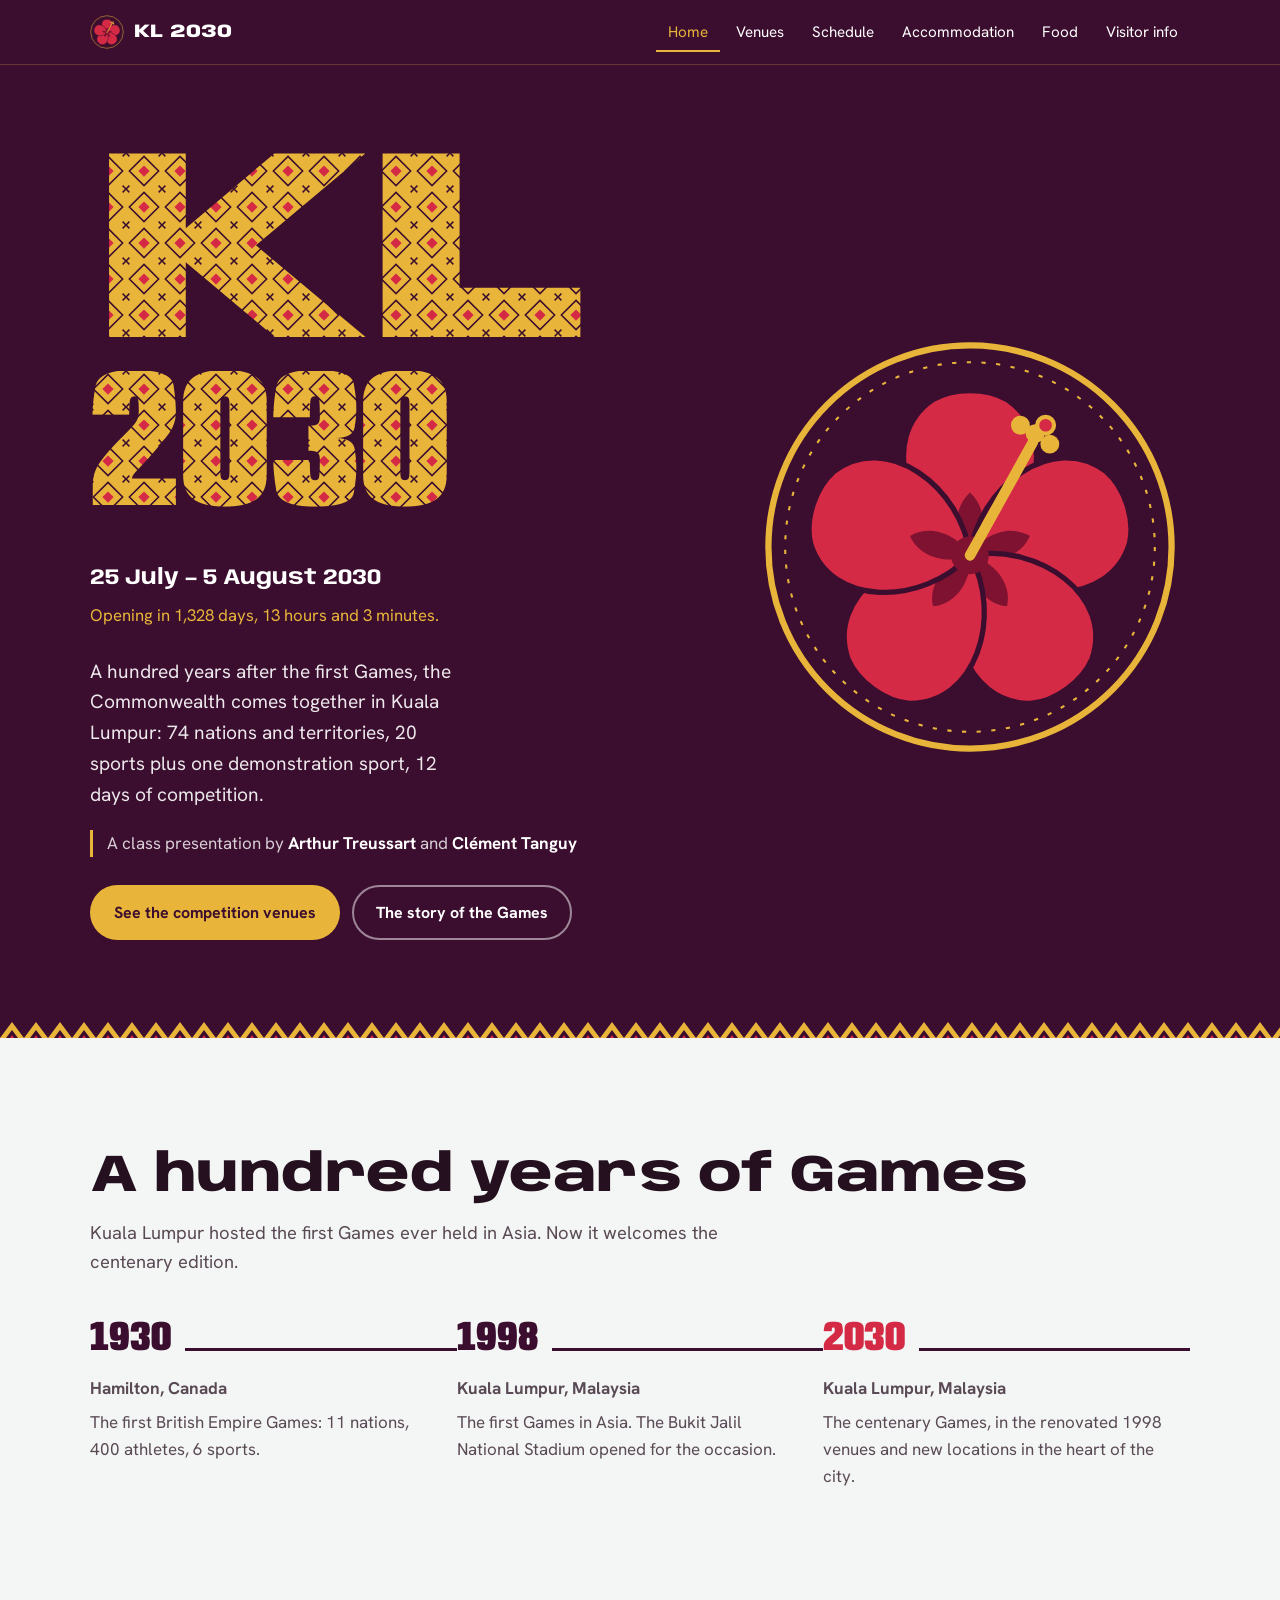
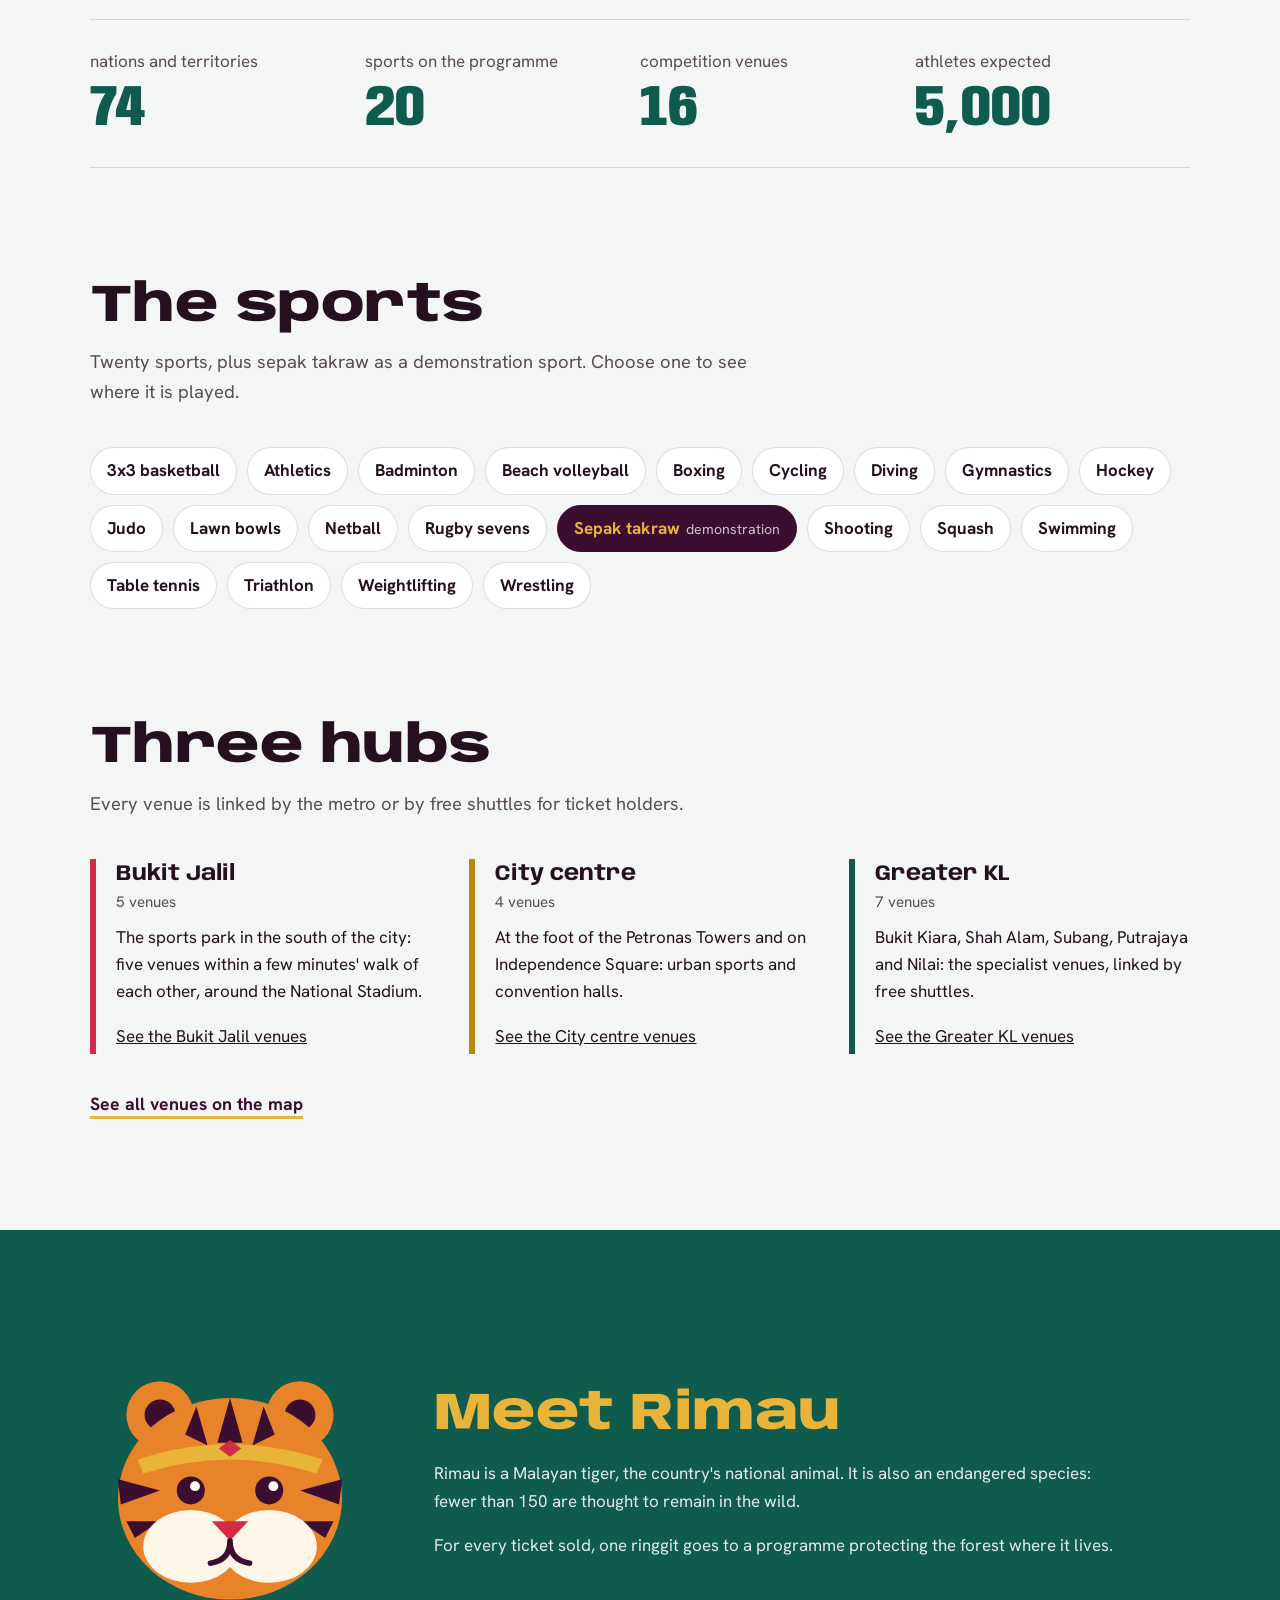
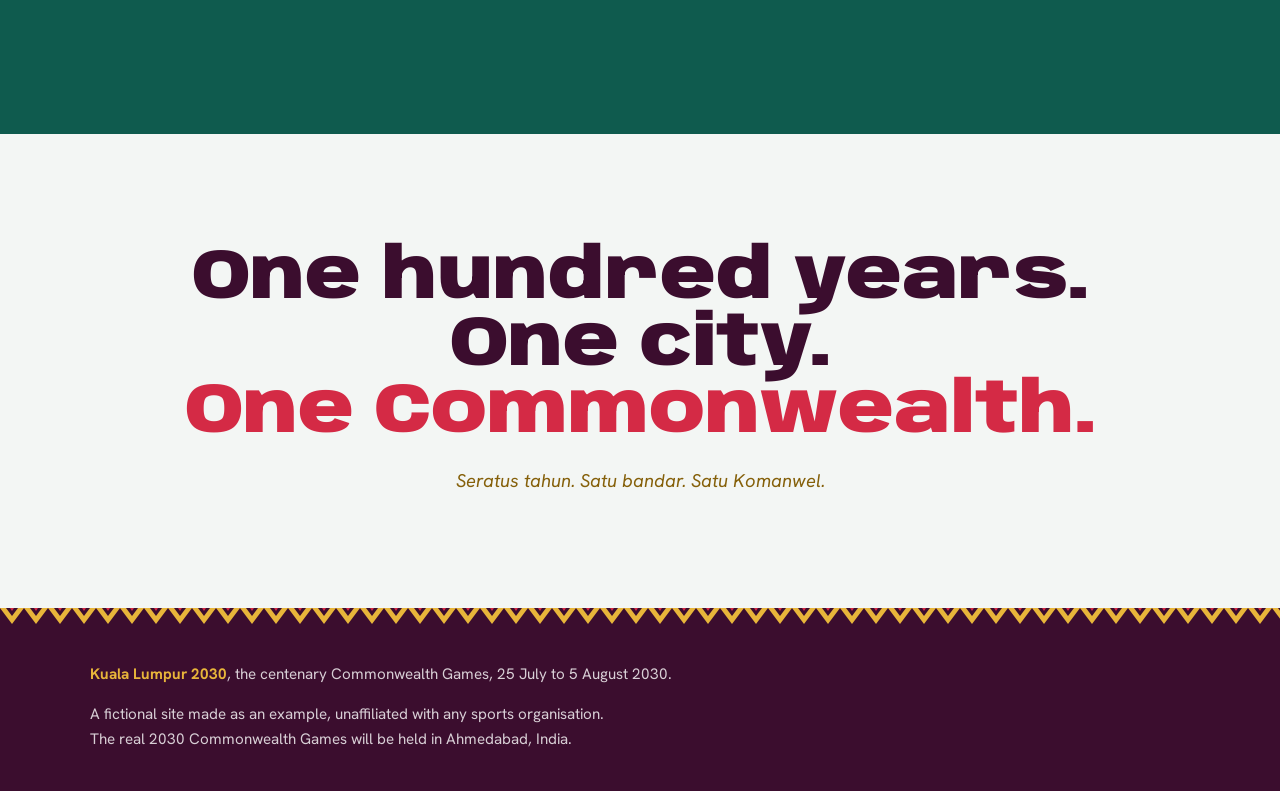
<file: index.html>
<!doctype html>
<html lang="en">
<head>
  <meta charset="utf-8">
  <meta name="viewport" content="width=device-width, initial-scale=1">
  <title>Kuala Lumpur 2030 — Commonwealth Games (fictional site)</title>
  <meta name="description" content="Fictional website for the centenary Commonwealth Games in Kuala Lumpur, 25 July to 5 August 2030.">
  <link rel="icon" href="assets/embleme.svg" type="image/svg+xml">
  <link rel="preconnect" href="https://fonts.googleapis.com">
  <link rel="preconnect" href="https://fonts.gstatic.com" crossorigin>
  <link href="https://fonts.googleapis.com/css2?family=Anybody:wdth,wght@50..150,400..900&family=Hanken+Grotesk:ital,wght@0,400;0,700;1,400&display=swap" rel="stylesheet">
  <link rel="stylesheet" href="assets/style.css">
</head>
<body data-page="accueil">
  <header class="entete" id="entete"></header>

  <main>
    <section class="heros">
      <div class="conteneur">
        <div>
          <h1 aria-label="Kuala Lumpur 2030">
            <span class="h1-kl" aria-hidden="true">KL</span>
            <span class="h1-an" aria-hidden="true">2030</span>
          </h1>
          <p class="heros-dates">25 July – 5 August 2030</p>
          <p class="compte" id="compte" aria-live="off">Opening ceremony on 25 July 2030 at 8 pm.</p>
          <p class="heros-texte">A hundred years after the first Games, the Commonwealth comes together in Kuala Lumpur: 74 nations and territories, 20 sports plus one demonstration sport, 12 days of competition.</p>
          <p class="heros-auteurs">A class presentation by <strong>Arthur Treussart</strong> and <strong>Clément Tanguy</strong></p>
          <div class="actions">
            <a class="bouton bouton-or" href="sites.html">See the competition venues</a>
            <a class="bouton bouton-contour" href="#centenaire">The story of the Games</a>
          </div>
        </div>
        <img class="embleme-grand" src="assets/embleme.svg" alt="KL 2030 emblem: a hibiscus, the national flower of Malaysia">
      </div>
    </section>
    <div class="bande-rebung" aria-hidden="true"></div>

    <section class="section" id="centenaire">
      <div class="conteneur">
        <div class="section-tete">
          <h2>A hundred years of Games</h2>
          <p>Kuala Lumpur hosted the first Games ever held in Asia. Now it welcomes the centenary edition.</p>
        </div>
        <ol class="frise">
          <li>
            <span class="frise-annee">1930</span>
            <p class="frise-lieu">Hamilton, Canada</p>
            <p>The first British Empire Games: 11 nations, 400 athletes, 6 sports.</p>
          </li>
          <li>
            <span class="frise-annee">1998</span>
            <p class="frise-lieu">Kuala Lumpur, Malaysia</p>
            <p>The first Games in Asia. The Bukit Jalil National Stadium opened for the occasion.</p>
          </li>
          <li>
            <span class="frise-annee">2030</span>
            <p class="frise-lieu">Kuala Lumpur, Malaysia</p>
            <p>The centenary Games, in the renovated 1998 venues and new locations in the heart of the city.</p>
          </li>
        </ol>
      </div>
    </section>

    <section class="section" style="padding-top:0">
      <div class="conteneur">
        <dl class="chiffres">
          <div><dt>nations and territories</dt><dd>74</dd></div>
          <div><dt>sports on the programme</dt><dd>20</dd></div>
          <div><dt>competition venues</dt><dd id="nb-sites">16</dd></div>
          <div><dt>athletes expected</dt><dd>5,000</dd></div>
        </dl>
      </div>
    </section>

    <section class="section" style="padding-top:0">
      <div class="conteneur">
        <div class="section-tete">
          <h2>The sports</h2>
          <p>Twenty sports, plus sepak takraw as a demonstration sport. Choose one to see where it is played.</p>
        </div>
        <ul class="sports" id="sports"></ul>
      </div>
    </section>

    <section class="section" style="padding-top:0">
      <div class="conteneur">
        <div class="section-tete">
          <h2>Three hubs</h2>
          <p>Every venue is linked by the metro or by free shuttles for ticket holders.</p>
        </div>
        <div class="poles" id="poles"></div>
        <a class="lien-fort" href="sites.html">See all venues on the map</a>
      </div>
    </section>

    <section class="section mascotte">
      <div class="conteneur">
        <img src="assets/rimau.svg" alt="Rimau, a stylised tiger wearing a golden headband" width="280" height="280">
        <div>
          <h2>Meet Rimau</h2>
          <p>Rimau is a Malayan tiger, the country's national animal. It is also an endangered species: fewer than 150 are thought to remain in the wild.</p>
          <p>For every ticket sold, one ringgit goes to a programme protecting the forest where it lives.</p>
        </div>
      </div>
    </section>

    <section class="section slogan">
      <div class="conteneur">
        <p class="slogan-texte">One hundred years.<br>One city.<br><span>One Commonwealth.</span></p>
        <p class="slogan-local" lang="ms">Seratus tahun. Satu bandar. Satu Komanwel.</p>
      </div>
    </section>
  </main>

  <footer class="pied" id="pied"></footer>

  <script src="assets/sites-data.js"></script>
  <script src="assets/commun.js"></script>
  <script src="assets/accueil.js"></script>
</body>
</html>
</file>
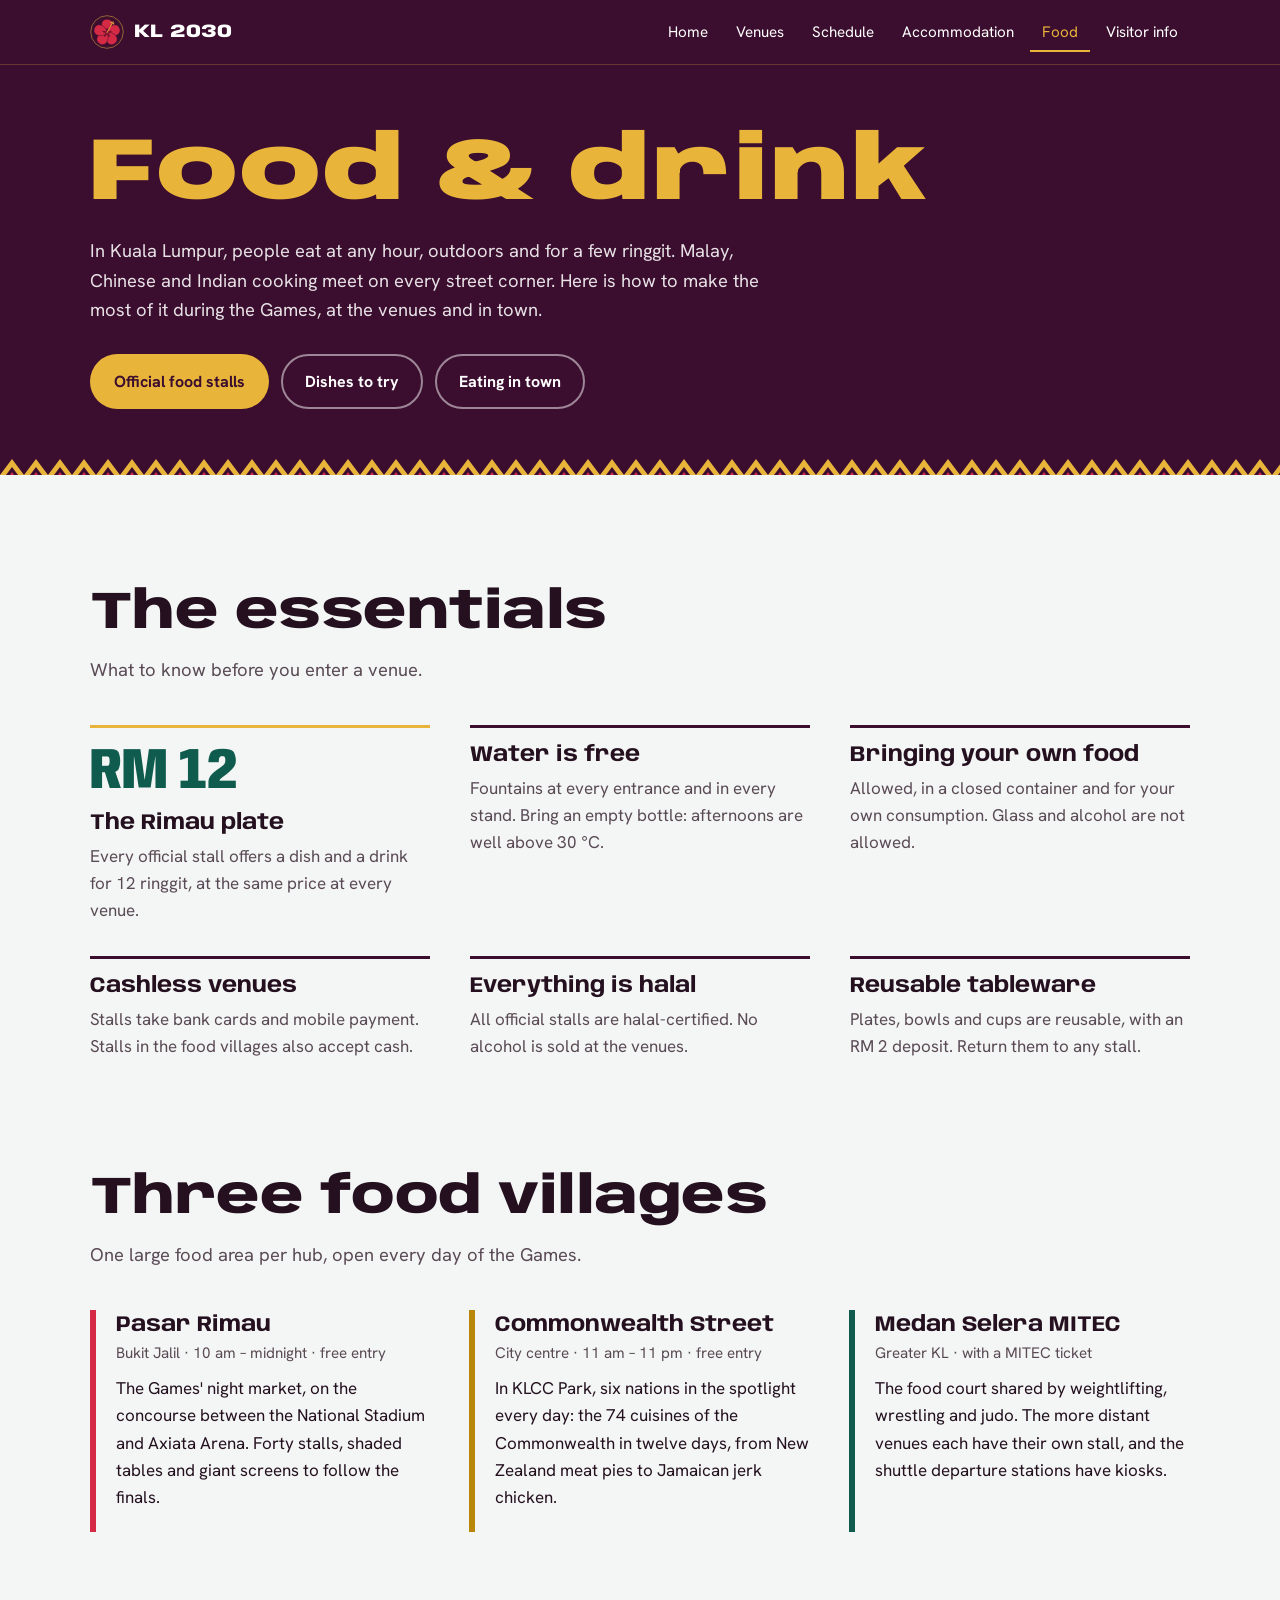
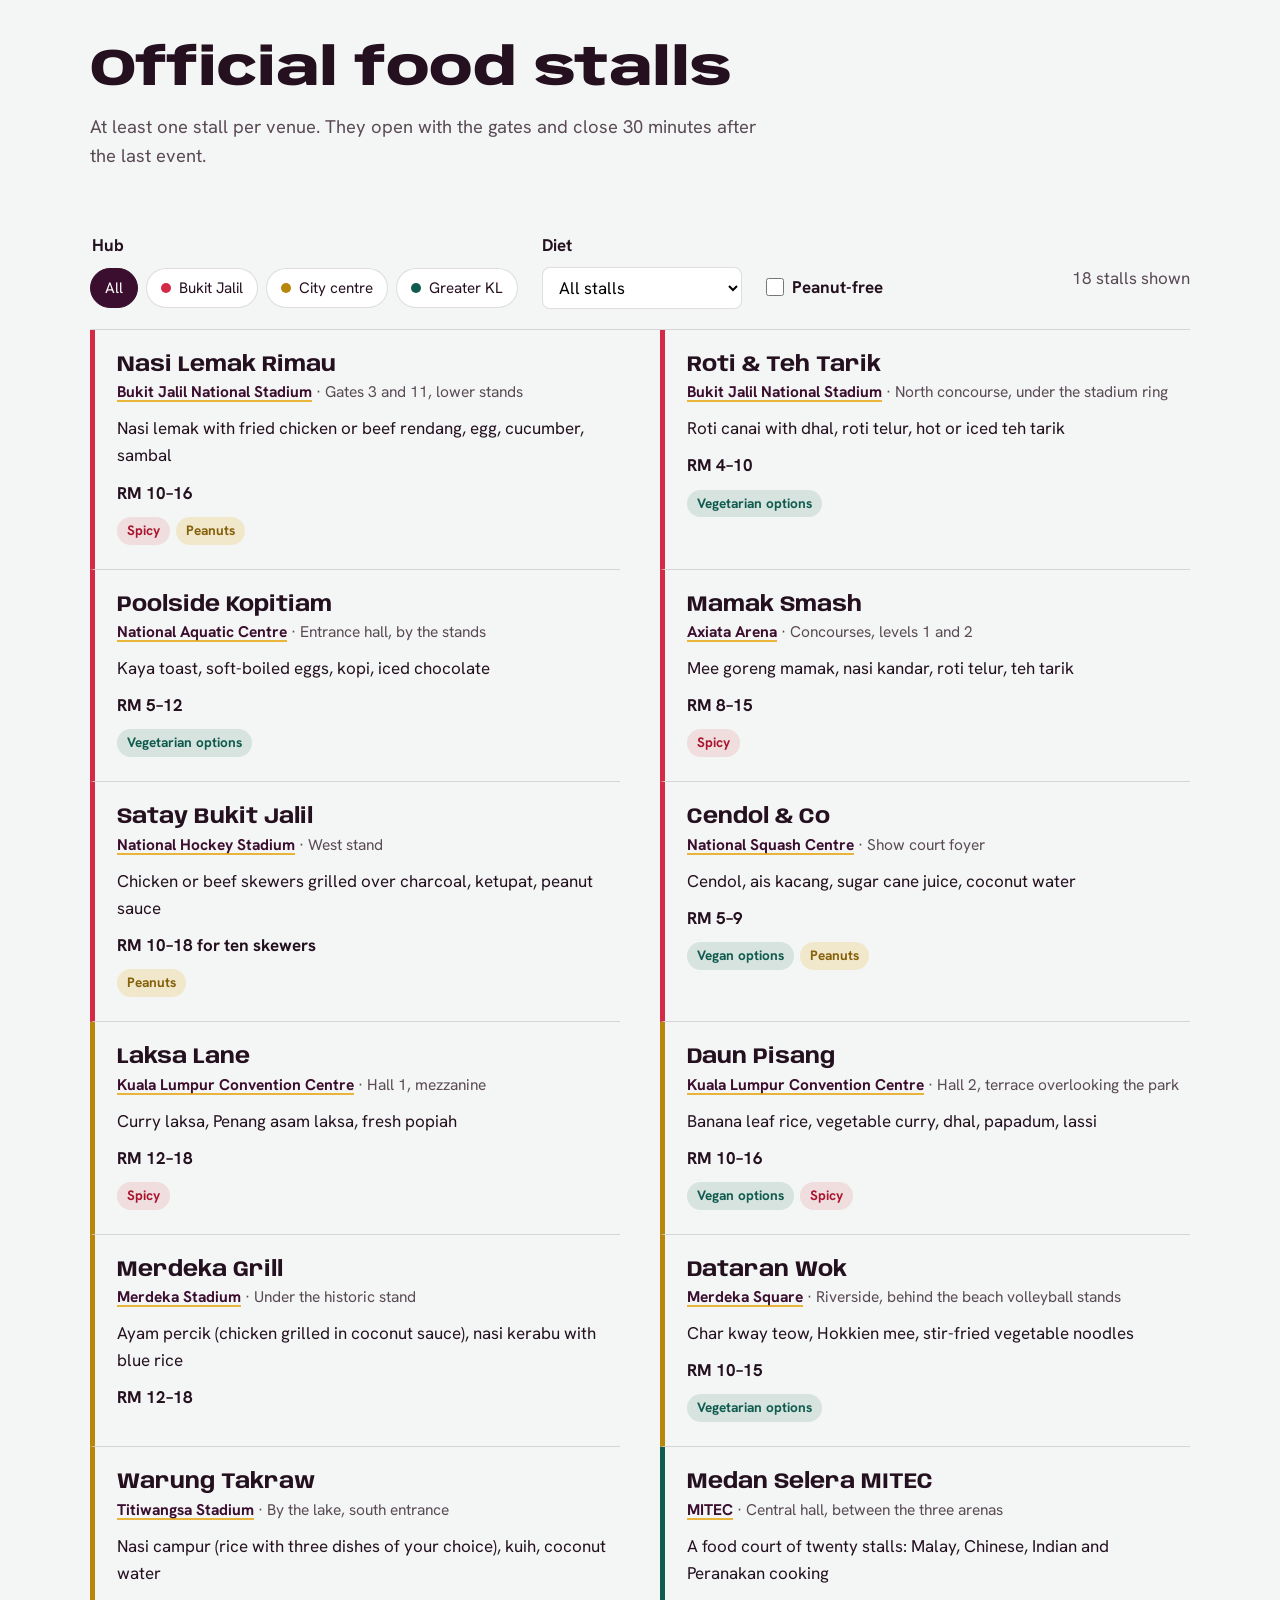
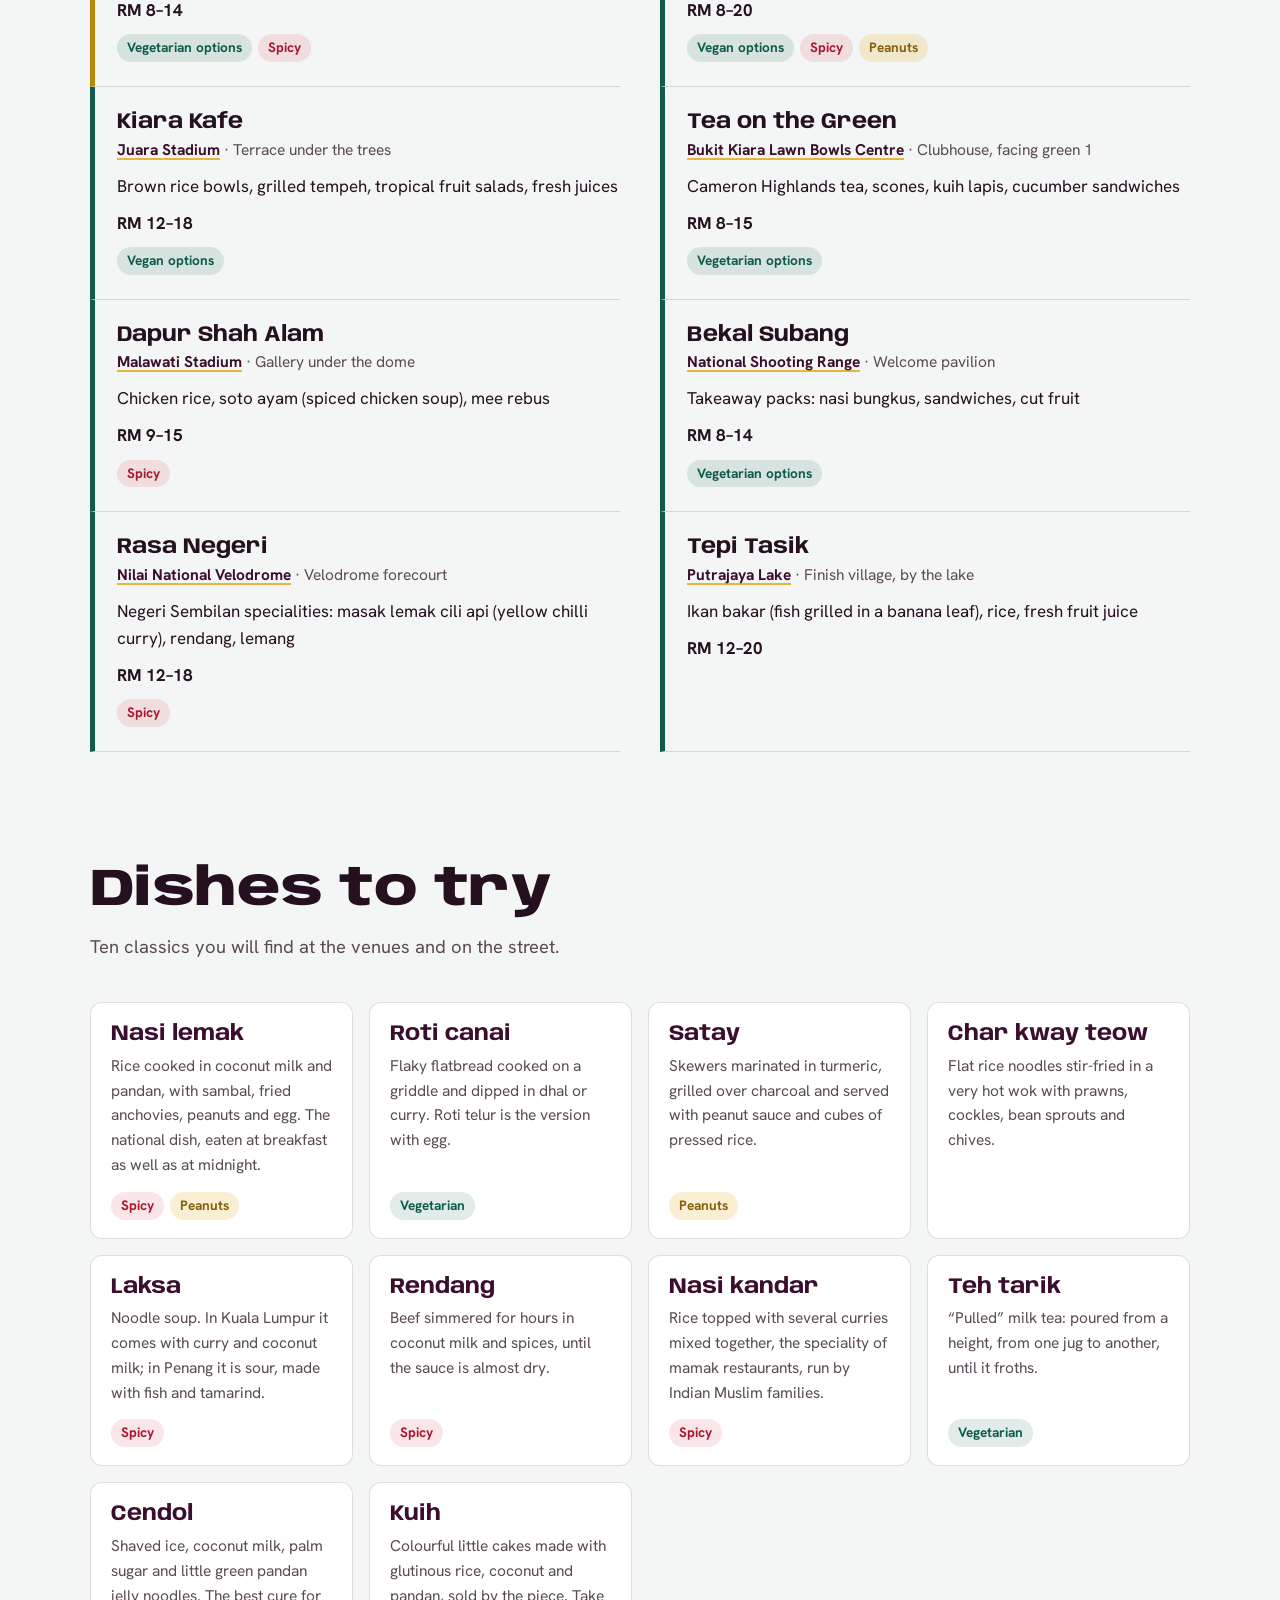
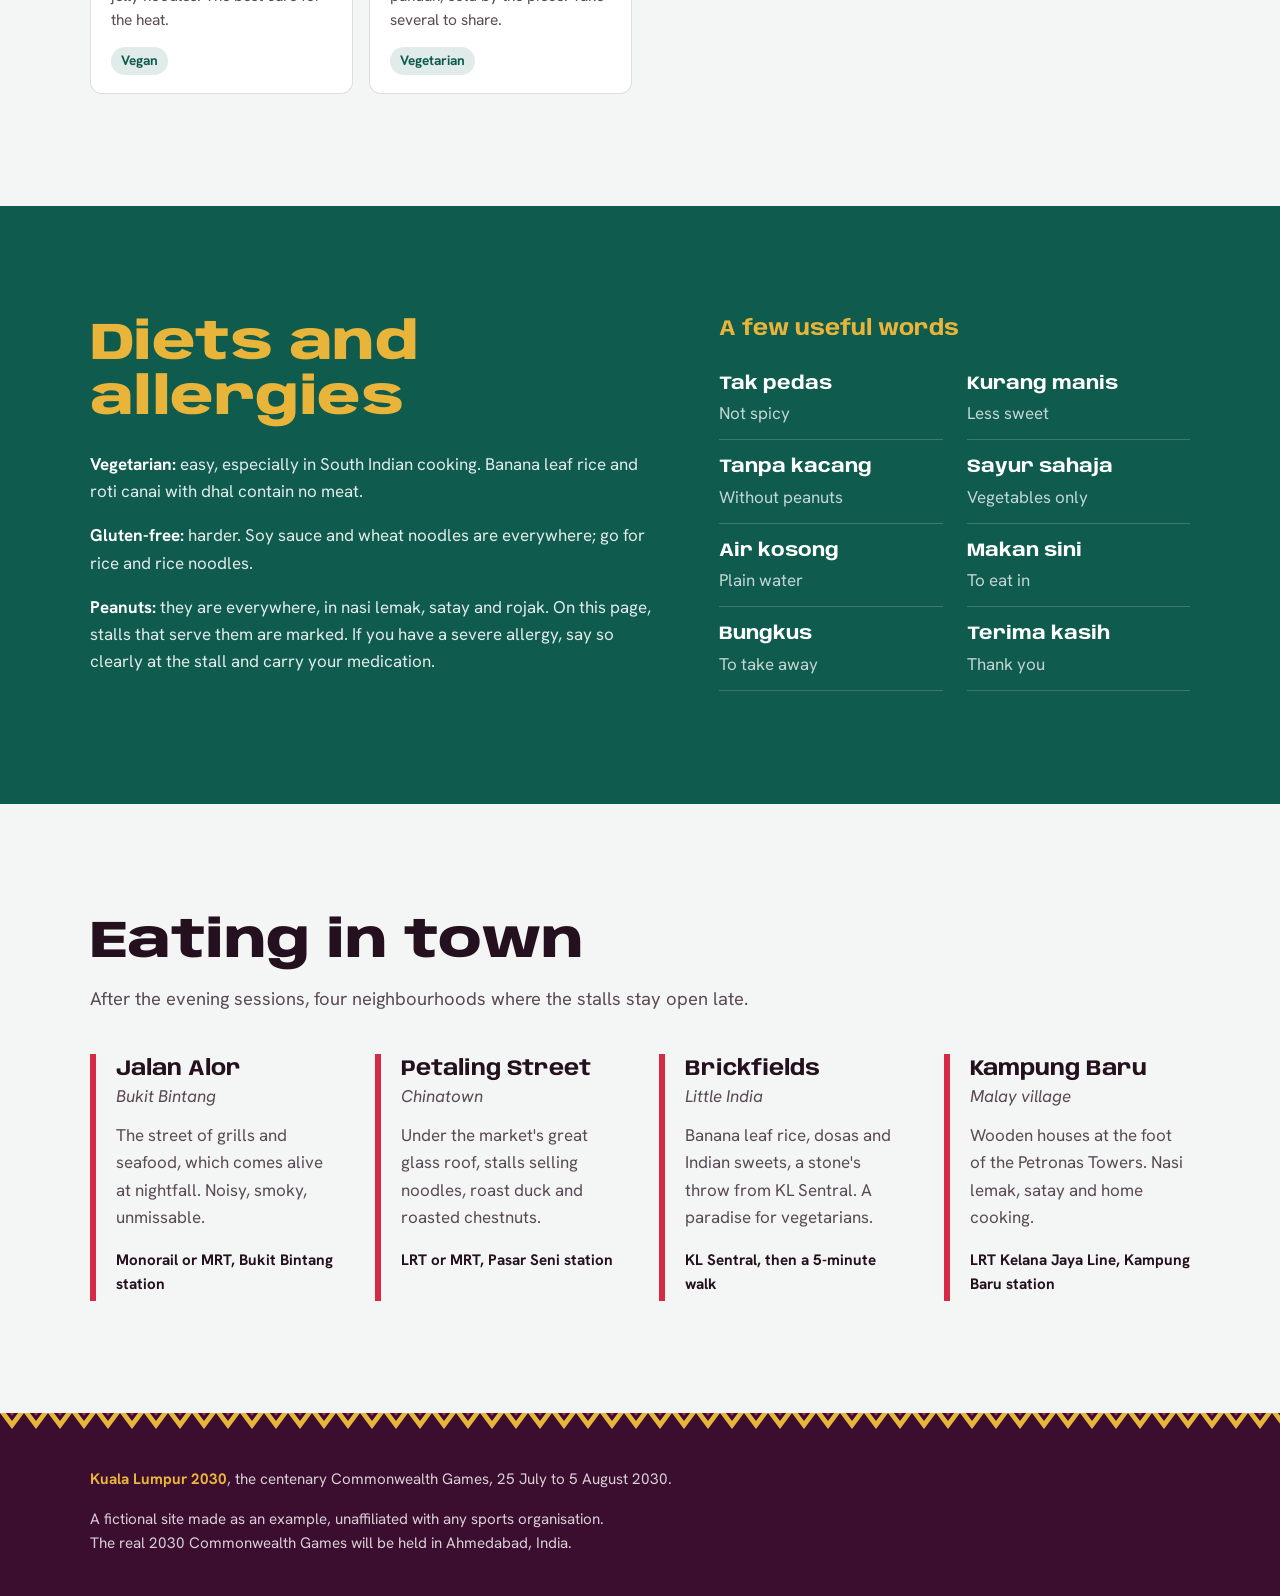
<file: food.html>
<!doctype html>
<html lang="en">
<head>
  <meta charset="utf-8">
  <meta name="viewport" content="width=device-width, initial-scale=1">
  <title>Food — Kuala Lumpur 2030 (fictional site)</title>
  <meta name="description" content="Eating at the Kuala Lumpur 2030 Commonwealth Games (fictional site): official food stalls, food villages, dishes to try and places to eat in town.">
  <link rel="icon" href="assets/embleme.svg" type="image/svg+xml">
  <link rel="preconnect" href="https://fonts.googleapis.com">
  <link rel="preconnect" href="https://fonts.gstatic.com" crossorigin>
  <link href="https://fonts.googleapis.com/css2?family=Anybody:wdth,wght@50..150,400..900&family=Hanken+Grotesk:ital,wght@0,400;0,700;1,400&display=swap" rel="stylesheet">
  <link rel="stylesheet" href="assets/style.css">
</head>
<body data-page="restauration">
  <header class="entete" id="entete"></header>

  <main>
    <section class="page-tete">
      <div class="conteneur">
        <h1>Food &amp; drink</h1>
        <p>In Kuala Lumpur, people eat at any hour, outdoors and for a few ringgit. Malay, Chinese and Indian cooking meet on every street corner. Here is how to make the most of it during the Games, at the venues and in town.</p>
        <nav class="actions" aria-label="On this page">
          <a class="bouton bouton-or" href="#stands">Official food stalls</a>
          <a class="bouton bouton-contour" href="#plats">Dishes to try</a>
          <a class="bouton bouton-contour" href="#en-ville">Eating in town</a>
        </nav>
      </div>
    </section>
    <div class="bande-rebung" aria-hidden="true"></div>

    <section class="section" id="essentiel">
      <div class="conteneur">
        <div class="section-tete">
          <h2>The essentials</h2>
          <p>What to know before you enter a venue.</p>
        </div>
        <div class="essentiel">
          <div class="essentiel-fort">
            <p class="essentiel-chiffre">RM 12</p>
            <h3>The Rimau plate</h3>
            <p>Every official stall offers a dish and a drink for 12 ringgit, at the same price at every venue.</p>
          </div>
          <div>
            <h3>Water is free</h3>
            <p>Fountains at every entrance and in every stand. Bring an empty bottle: afternoons are well above 30 °C.</p>
          </div>
          <div>
            <h3>Bringing your own food</h3>
            <p>Allowed, in a closed container and for your own consumption. Glass and alcohol are not allowed.</p>
          </div>
          <div>
            <h3>Cashless venues</h3>
            <p>Stalls take bank cards and mobile payment. Stalls in the food villages also accept cash.</p>
          </div>
          <div>
            <h3>Everything is halal</h3>
            <p>All official stalls are halal-certified. No alcohol is sold at the venues.</p>
          </div>
          <div>
            <h3>Reusable tableware</h3>
            <p>Plates, bowls and cups are reusable, with an RM 2 deposit. Return them to any stall.</p>
          </div>
        </div>
      </div>
    </section>

    <section class="section" id="villages" style="padding-top:0">
      <div class="conteneur">
        <div class="section-tete">
          <h2>Three food villages</h2>
          <p>One large food area per hub, open every day of the Games.</p>
        </div>
        <div class="poles">
          <div class="pole" style="--couleur-pole:#D42A45">
            <h3>Pasar Rimau</h3>
            <p class="pole-nombre">Bukit Jalil · 10 am – midnight · free entry</p>
            <p>The Games' night market, on the concourse between the National Stadium and Axiata Arena. Forty stalls, shaded tables and giant screens to follow the finals.</p>
          </div>
          <div class="pole" style="--couleur-pole:#B8860B">
            <h3>Commonwealth Street</h3>
            <p class="pole-nombre">City centre · 11 am – 11 pm · free entry</p>
            <p>In KLCC Park, six nations in the spotlight every day: the 74 cuisines of the Commonwealth in twelve days, from New Zealand meat pies to Jamaican jerk chicken.</p>
          </div>
          <div class="pole" style="--couleur-pole:#0F5B4E">
            <h3>Medan Selera MITEC</h3>
            <p class="pole-nombre">Greater KL · with a MITEC ticket</p>
            <p>The food court shared by weightlifting, wrestling and judo. The more distant venues each have their own stall, and the shuttle departure stations have kiosks.</p>
          </div>
        </div>
      </div>
    </section>

    <section class="section" id="stands" style="padding-top:0">
      <div class="conteneur">
        <div class="section-tete">
          <h2>Official food stalls</h2>
          <p>At least one stall per venue. They open with the gates and close 30 minutes after the last event.</p>
        </div>
        <div class="filtres">
          <fieldset>
            <legend>Hub</legend>
            <div id="filtre-poles" style="display:flex;flex-wrap:wrap;gap:8px"></div>
          </fieldset>
          <div class="filtres-bloc">
            <label for="filtre-regime">Diet
              <select id="filtre-regime">
                <option value="">All stalls</option>
                <option value="vegetarien">Vegetarian options</option>
                <option value="vegan">Vegan options</option>
              </select>
            </label>
          </div>
          <label class="case" for="filtre-arachides">
            <input type="checkbox" id="filtre-arachides"> Peanut-free
          </label>
          <p class="resultat" id="resultat" aria-live="polite"></p>
        </div>
        <ul class="liste-stands" id="liste-stands"></ul>
      </div>
    </section>

    <section class="section" id="plats" style="padding-top:0">
      <div class="conteneur">
        <div class="section-tete">
          <h2>Dishes to try</h2>
          <p>Ten classics you will find at the venues and on the street.</p>
        </div>
        <ul class="plats">
          <li>
            <h3 lang="ms">Nasi lemak</h3>
            <p>Rice cooked in coconut milk and pandan, with sambal, fried anchovies, peanuts and egg. The national dish, eaten at breakfast as well as at midnight.</p>
            <ul class="badges"><li class="badge-rouge">Spicy</li><li class="badge-or">Peanuts</li></ul>
          </li>
          <li>
            <h3 lang="ms">Roti canai</h3>
            <p>Flaky flatbread cooked on a griddle and dipped in dhal or curry. Roti telur is the version with egg.</p>
            <ul class="badges"><li class="badge-vert">Vegetarian</li></ul>
          </li>
          <li>
            <h3 lang="ms">Satay</h3>
            <p>Skewers marinated in turmeric, grilled over charcoal and served with peanut sauce and cubes of pressed rice.</p>
            <ul class="badges"><li class="badge-or">Peanuts</li></ul>
          </li>
          <li>
            <h3 lang="ms">Char kway teow</h3>
            <p>Flat rice noodles stir-fried in a very hot wok with prawns, cockles, bean sprouts and chives.</p>
          </li>
          <li>
            <h3 lang="ms">Laksa</h3>
            <p>Noodle soup. In Kuala Lumpur it comes with curry and coconut milk; in Penang it is sour, made with fish and tamarind.</p>
            <ul class="badges"><li class="badge-rouge">Spicy</li></ul>
          </li>
          <li>
            <h3 lang="ms">Rendang</h3>
            <p>Beef simmered for hours in coconut milk and spices, until the sauce is almost dry.</p>
            <ul class="badges"><li class="badge-rouge">Spicy</li></ul>
          </li>
          <li>
            <h3 lang="ms">Nasi kandar</h3>
            <p>Rice topped with several curries mixed together, the speciality of mamak restaurants, run by Indian Muslim families.</p>
            <ul class="badges"><li class="badge-rouge">Spicy</li></ul>
          </li>
          <li>
            <h3 lang="ms">Teh tarik</h3>
            <p>“Pulled” milk tea: poured from a height, from one jug to another, until it froths.</p>
            <ul class="badges"><li class="badge-vert">Vegetarian</li></ul>
          </li>
          <li>
            <h3 lang="ms">Cendol</h3>
            <p>Shaved ice, coconut milk, palm sugar and little green pandan jelly noodles. The best cure for the heat.</p>
            <ul class="badges"><li class="badge-vert">Vegan</li></ul>
          </li>
          <li>
            <h3 lang="ms">Kuih</h3>
            <p>Colourful little cakes made with glutinous rice, coconut and pandan, sold by the piece. Take several to share.</p>
            <ul class="badges"><li class="badge-vert">Vegetarian</li></ul>
          </li>
        </ul>
      </div>
    </section>

    <section class="section bandeau-vert" id="regimes">
      <div class="conteneur">
        <div>
          <h2>Diets and allergies</h2>
          <p><strong>Vegetarian:</strong> easy, especially in South Indian cooking. Banana leaf rice and roti canai with dhal contain no meat.</p>
          <p><strong>Gluten-free:</strong> harder. Soy sauce and wheat noodles are everywhere; go for rice and rice noodles.</p>
          <p><strong>Peanuts:</strong> they are everywhere, in nasi lemak, satay and rojak. On this page, stalls that serve them are marked. If you have a severe allergy, say so clearly at the stall and carry your medication.</p>
        </div>
        <div>
          <h3>A few useful words</h3>
          <dl class="mots">
            <div><dt lang="ms">Tak pedas</dt><dd>Not spicy</dd></div>
            <div><dt lang="ms">Kurang manis</dt><dd>Less sweet</dd></div>
            <div><dt lang="ms">Tanpa kacang</dt><dd>Without peanuts</dd></div>
            <div><dt lang="ms">Sayur sahaja</dt><dd>Vegetables only</dd></div>
            <div><dt lang="ms">Air kosong</dt><dd>Plain water</dd></div>
            <div><dt lang="ms">Makan sini</dt><dd>To eat in</dd></div>
            <div><dt lang="ms">Bungkus</dt><dd>To take away</dd></div>
            <div><dt lang="ms">Terima kasih</dt><dd>Thank you</dd></div>
          </dl>
        </div>
      </div>
    </section>

    <section class="section" id="en-ville">
      <div class="conteneur">
        <div class="section-tete">
          <h2>Eating in town</h2>
          <p>After the evening sessions, four neighbourhoods where the stalls stay open late.</p>
        </div>
        <ul class="quartiers">
          <li>
            <h3>Jalan Alor</h3>
            <p class="fiche-local" lang="ms">Bukit Bintang</p>
            <p>The street of grills and seafood, which comes alive at nightfall. Noisy, smoky, unmissable.</p>
            <p class="quartier-acces">Monorail or MRT, Bukit Bintang station</p>
          </li>
          <li>
            <h3>Petaling Street</h3>
            <p class="fiche-local">Chinatown</p>
            <p>Under the market's great glass roof, stalls selling noodles, roast duck and roasted chestnuts.</p>
            <p class="quartier-acces">LRT or MRT, Pasar Seni station</p>
          </li>
          <li>
            <h3>Brickfields</h3>
            <p class="fiche-local">Little India</p>
            <p>Banana leaf rice, dosas and Indian sweets, a stone's throw from KL Sentral. A paradise for vegetarians.</p>
            <p class="quartier-acces">KL Sentral, then a 5-minute walk</p>
          </li>
          <li>
            <h3>Kampung Baru</h3>
            <p class="fiche-local">Malay village</p>
            <p>Wooden houses at the foot of the Petronas Towers. Nasi lemak, satay and home cooking.</p>
            <p class="quartier-acces">LRT Kelana Jaya Line, Kampung Baru station</p>
          </li>
        </ul>
      </div>
    </section>
  </main>

  <footer class="pied" id="pied"></footer>

  <script src="assets/sites-data.js"></script>
  <script src="assets/restauration-data.js"></script>
  <script src="assets/commun.js"></script>
  <script src="assets/restauration.js"></script>
</body>
</html>
</file>
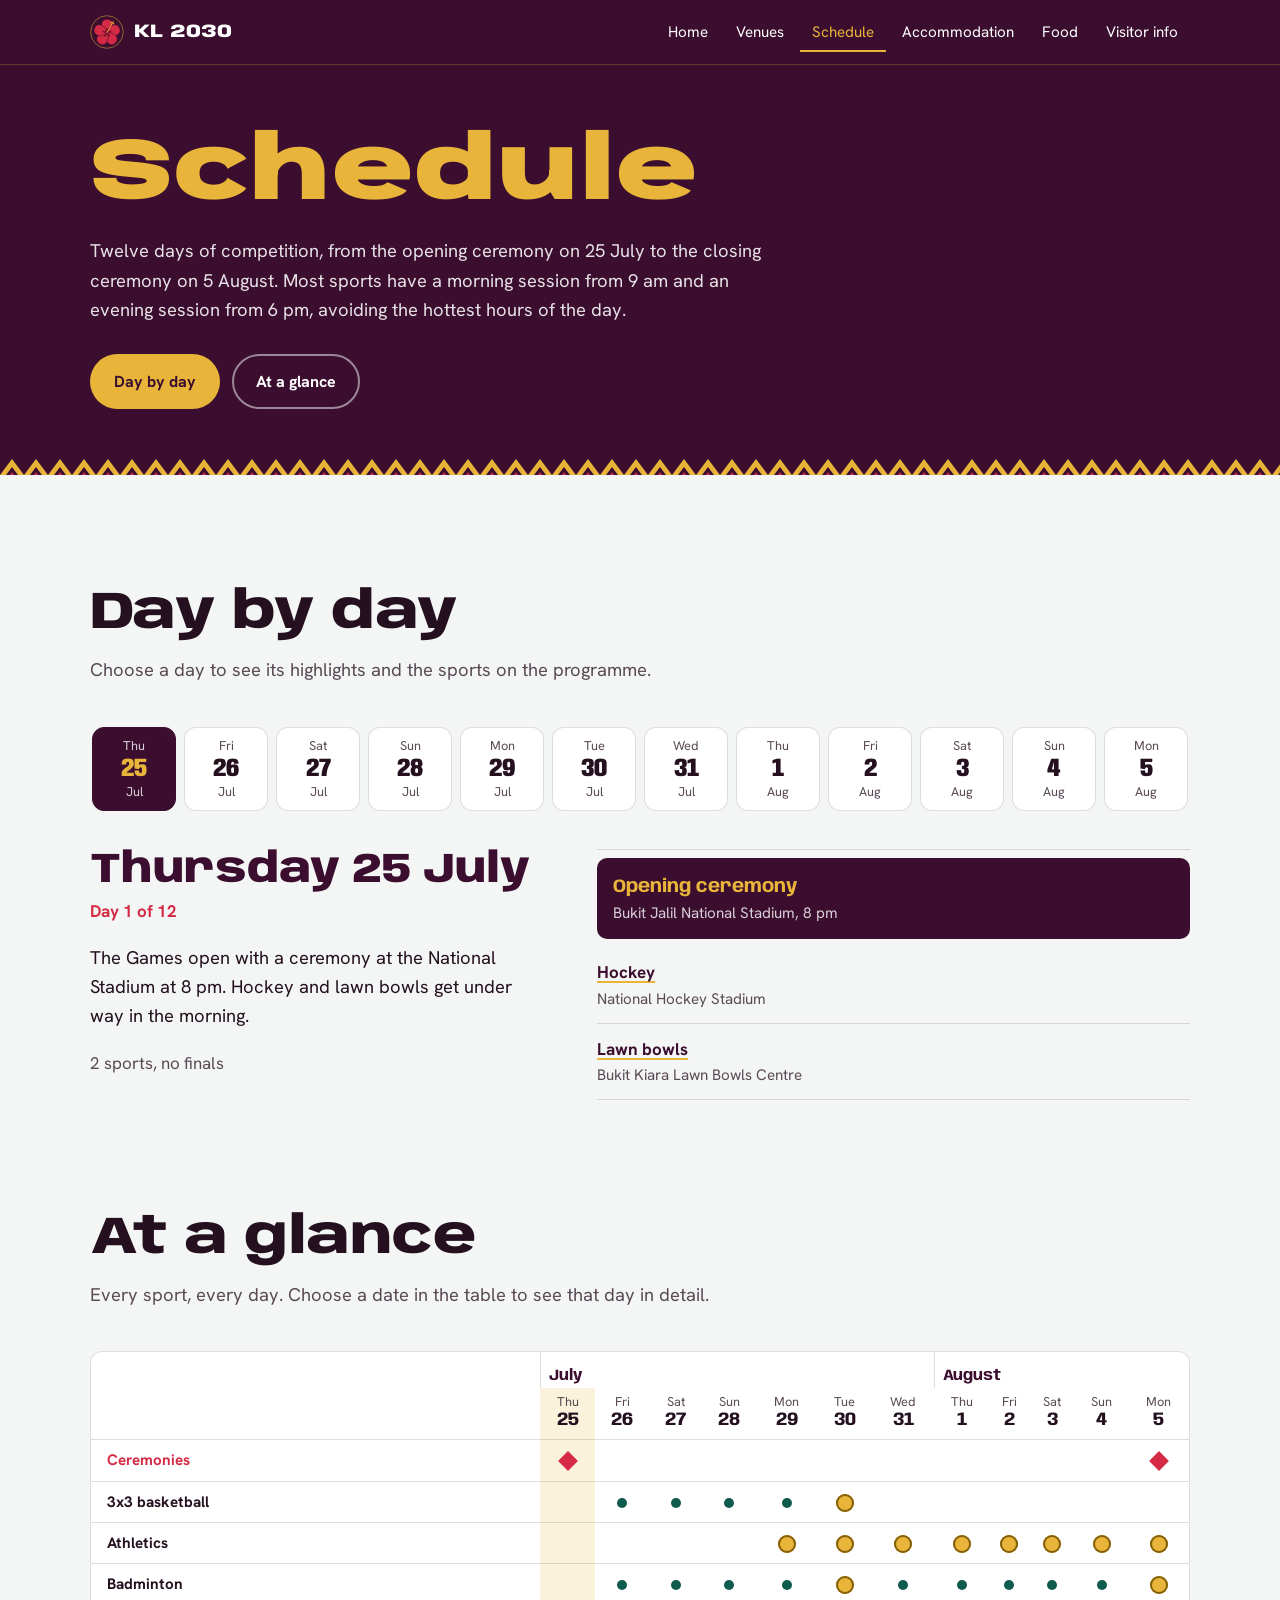
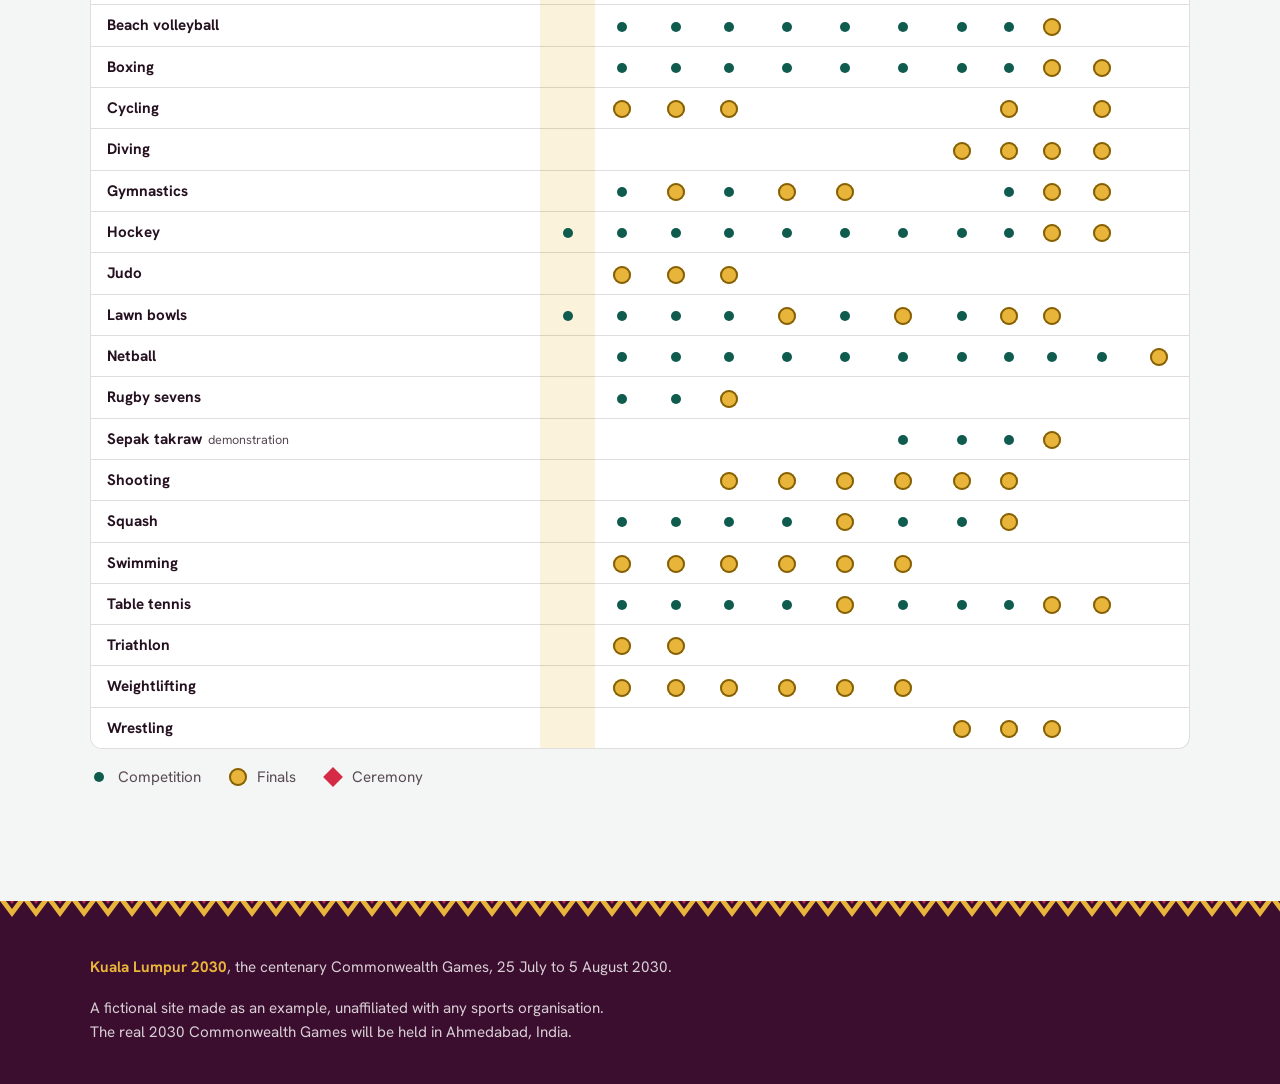
<file: schedule.html>
<!doctype html>
<html lang="en">
<head>
  <meta charset="utf-8">
  <meta name="viewport" content="width=device-width, initial-scale=1">
  <title>Schedule — Kuala Lumpur 2030 (fictional site)</title>
  <meta name="description" content="The competition schedule of the Kuala Lumpur 2030 Commonwealth Games (fictional site): day by day and sport by sport, from 25 July to 5 August 2030.">
  <link rel="icon" href="assets/embleme.svg" type="image/svg+xml">
  <link rel="preconnect" href="https://fonts.googleapis.com">
  <link rel="preconnect" href="https://fonts.gstatic.com" crossorigin>
  <link href="https://fonts.googleapis.com/css2?family=Anybody:wdth,wght@50..150,400..900&family=Hanken+Grotesk:ital,wght@0,400;0,700;1,400&display=swap" rel="stylesheet">
  <link rel="stylesheet" href="assets/style.css">
</head>
<body data-page="programme">
  <header class="entete" id="entete"></header>

  <main>
    <section class="page-tete">
      <div class="conteneur">
        <h1>Schedule</h1>
        <p>Twelve days of competition, from the opening ceremony on 25 July to the closing ceremony on 5 August. Most sports have a morning session from 9 am and an evening session from 6 pm, avoiding the hottest hours of the day.</p>
        <nav class="actions" aria-label="On this page">
          <a class="bouton bouton-or" href="#jour">Day by day</a>
          <a class="bouton bouton-contour" href="#ensemble">At a glance</a>
        </nav>
      </div>
    </section>
    <div class="bande-rebung" aria-hidden="true"></div>

    <section class="section" id="jour">
      <div class="conteneur">
        <div class="section-tete">
          <h2>Day by day</h2>
          <p>Choose a day to see its highlights and the sports on the programme.</p>
        </div>
        <div class="choix-jours" id="choix-jours" role="group" aria-label="Choose a day"></div>
        <div class="jour-vue" id="vue-jour" aria-live="polite"></div>
      </div>
    </section>

    <section class="section" id="ensemble" style="padding-top:0">
      <div class="conteneur">
        <div class="section-tete">
          <h2>At a glance</h2>
          <p>Every sport, every day. Choose a date in the table to see that day in detail.</p>
        </div>
        <div class="grille-cadre">
          <table class="grille" id="grille">
            <caption class="sr-only">Competition schedule by sport and day</caption>
          </table>
        </div>
        <ul class="legende">
          <li><span class="pastille-seance" aria-hidden="true"></span>Competition</li>
          <li><span class="pastille-finale" aria-hidden="true"></span>Finals</li>
          <li><span class="pastille-ceremonie" aria-hidden="true"></span>Ceremony</li>
        </ul>
      </div>
    </section>
  </main>

  <footer class="pied" id="pied"></footer>

  <script src="assets/sites-data.js"></script>
  <script src="assets/programme-data.js"></script>
  <script src="assets/commun.js"></script>
  <script src="assets/programme.js"></script>
</body>
</html>
</file>
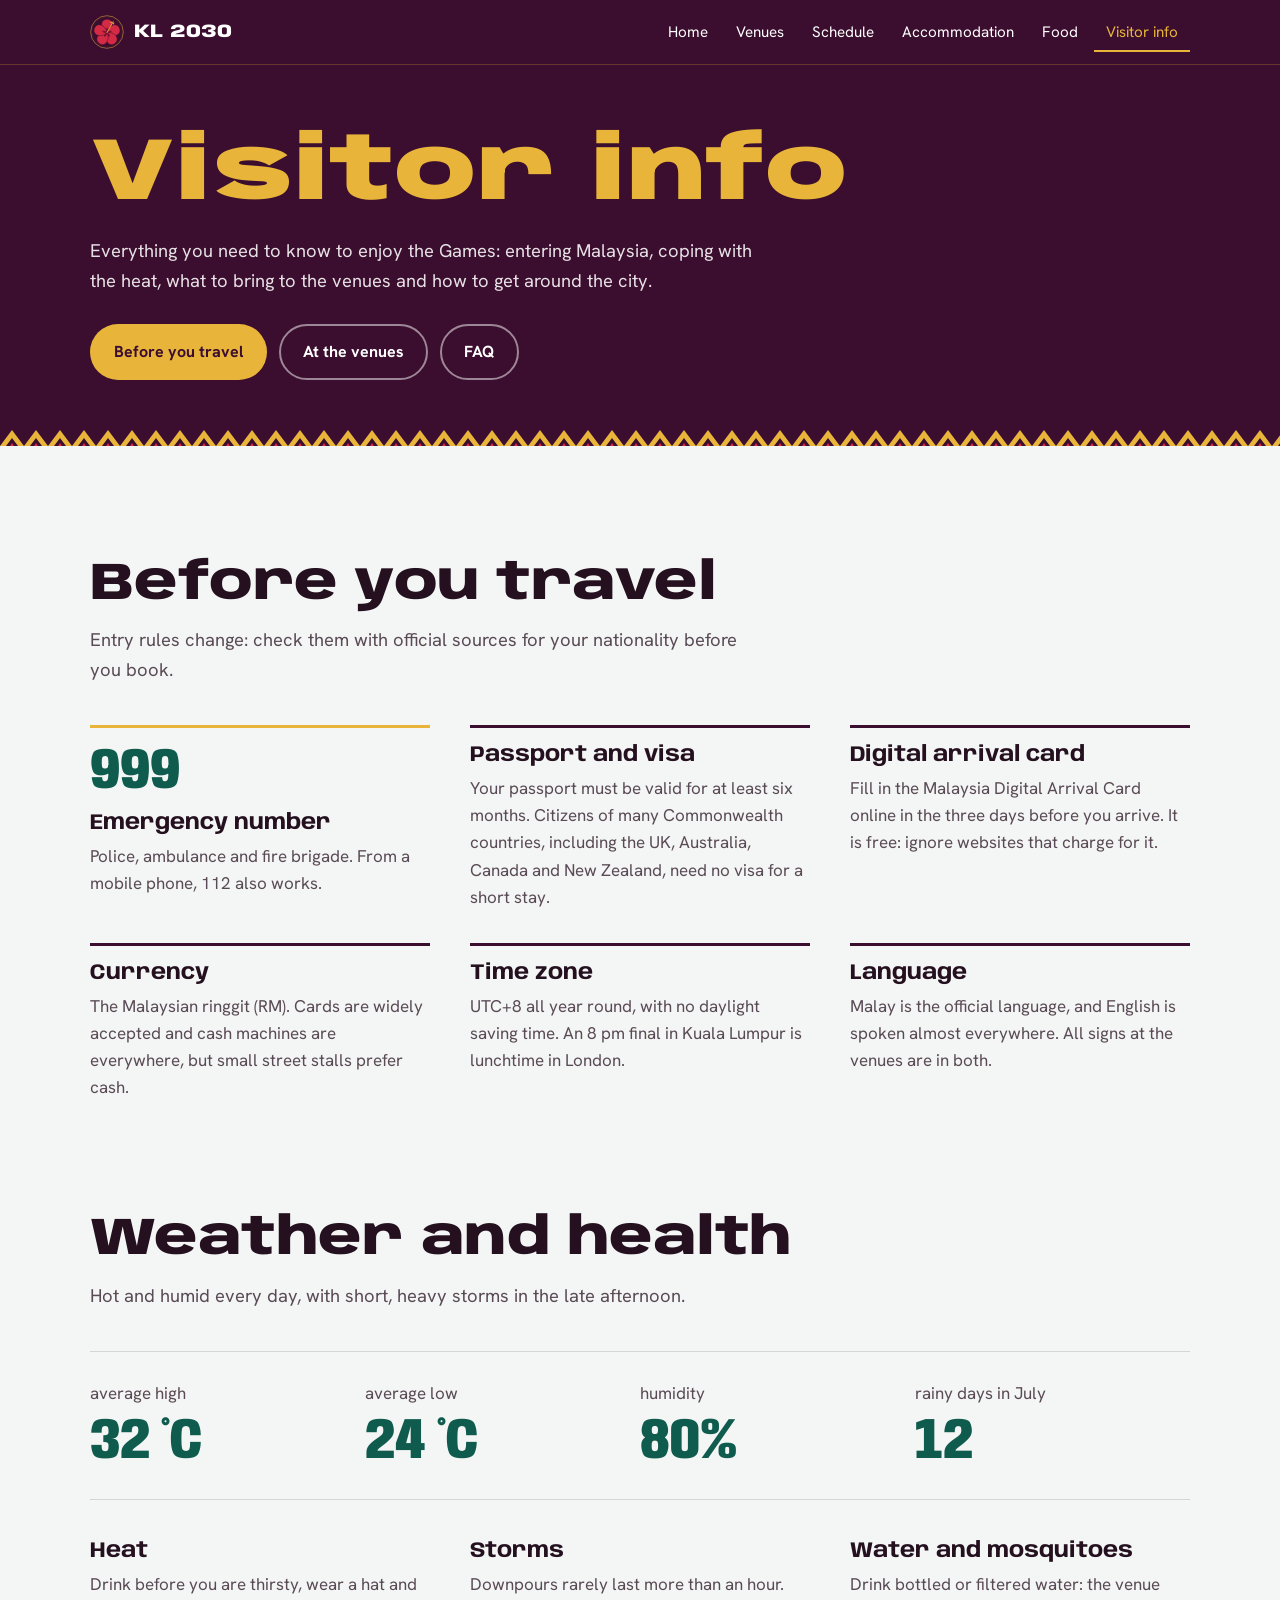
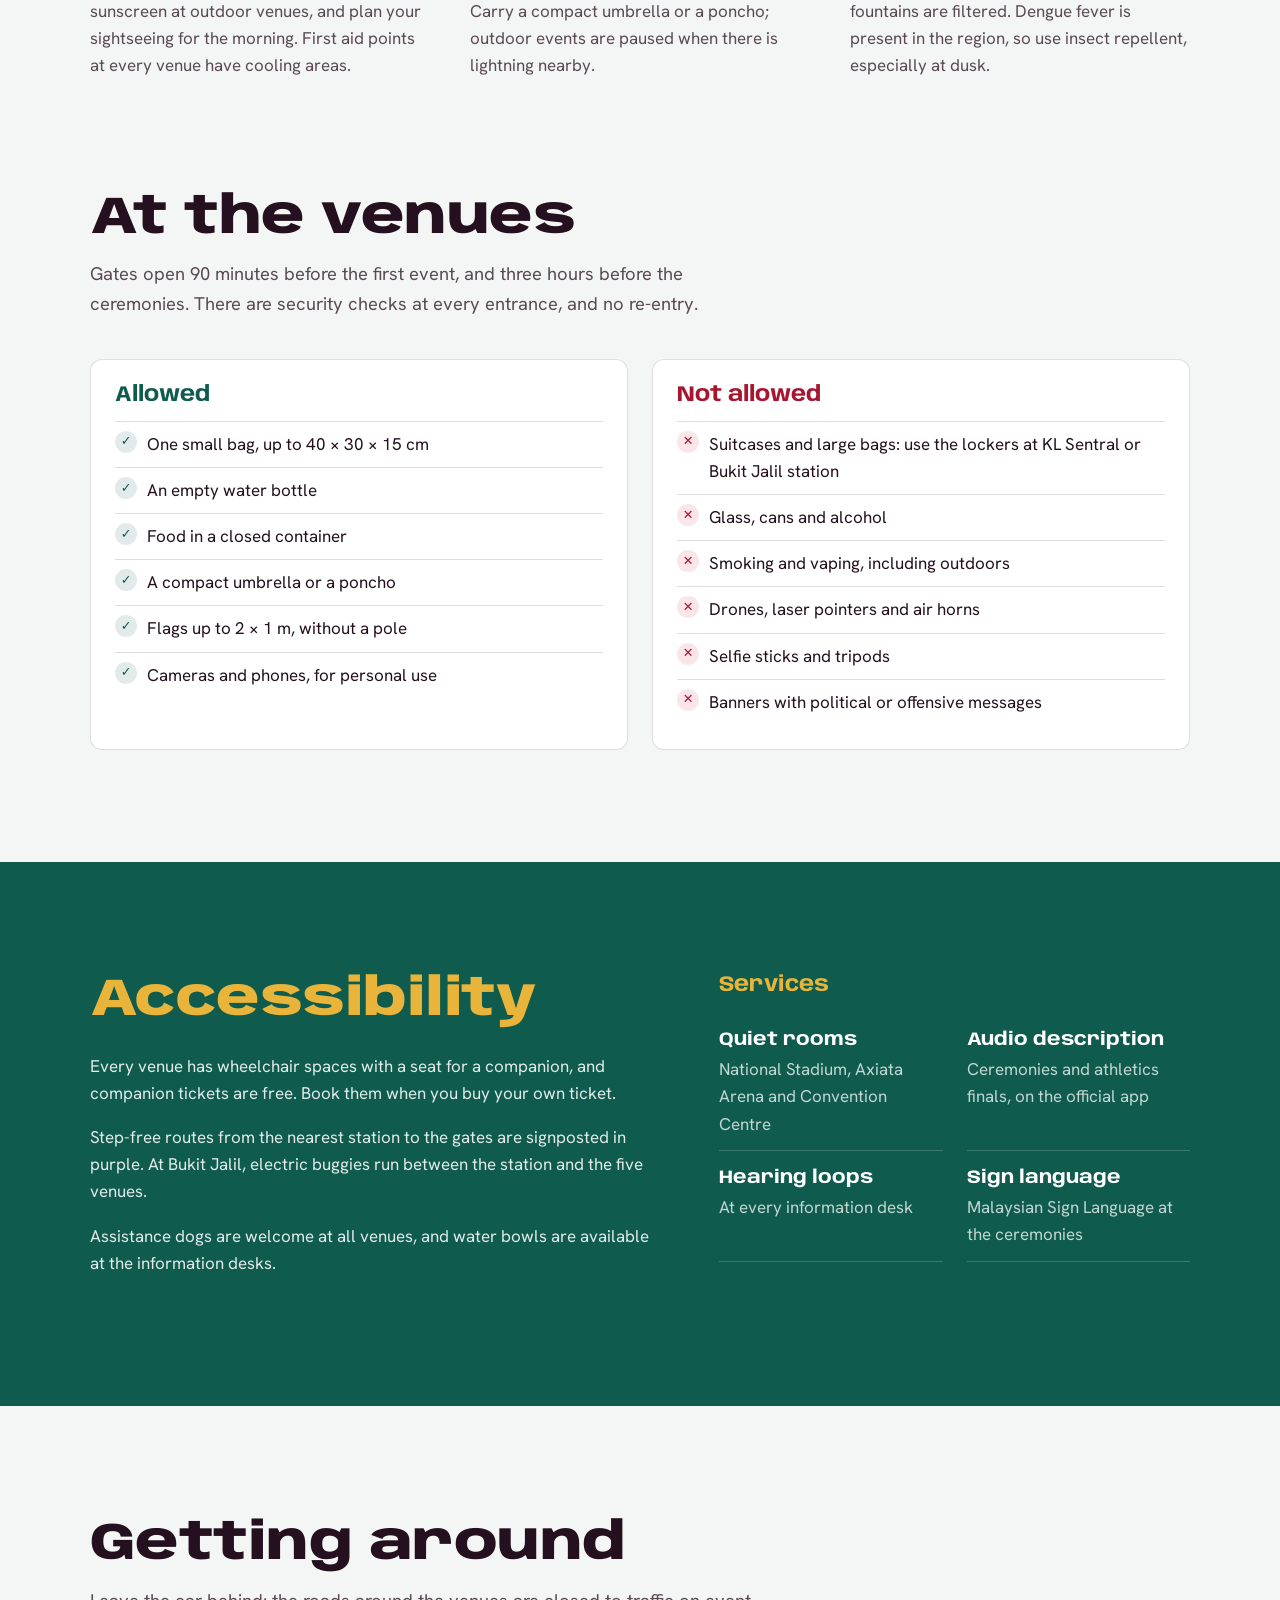
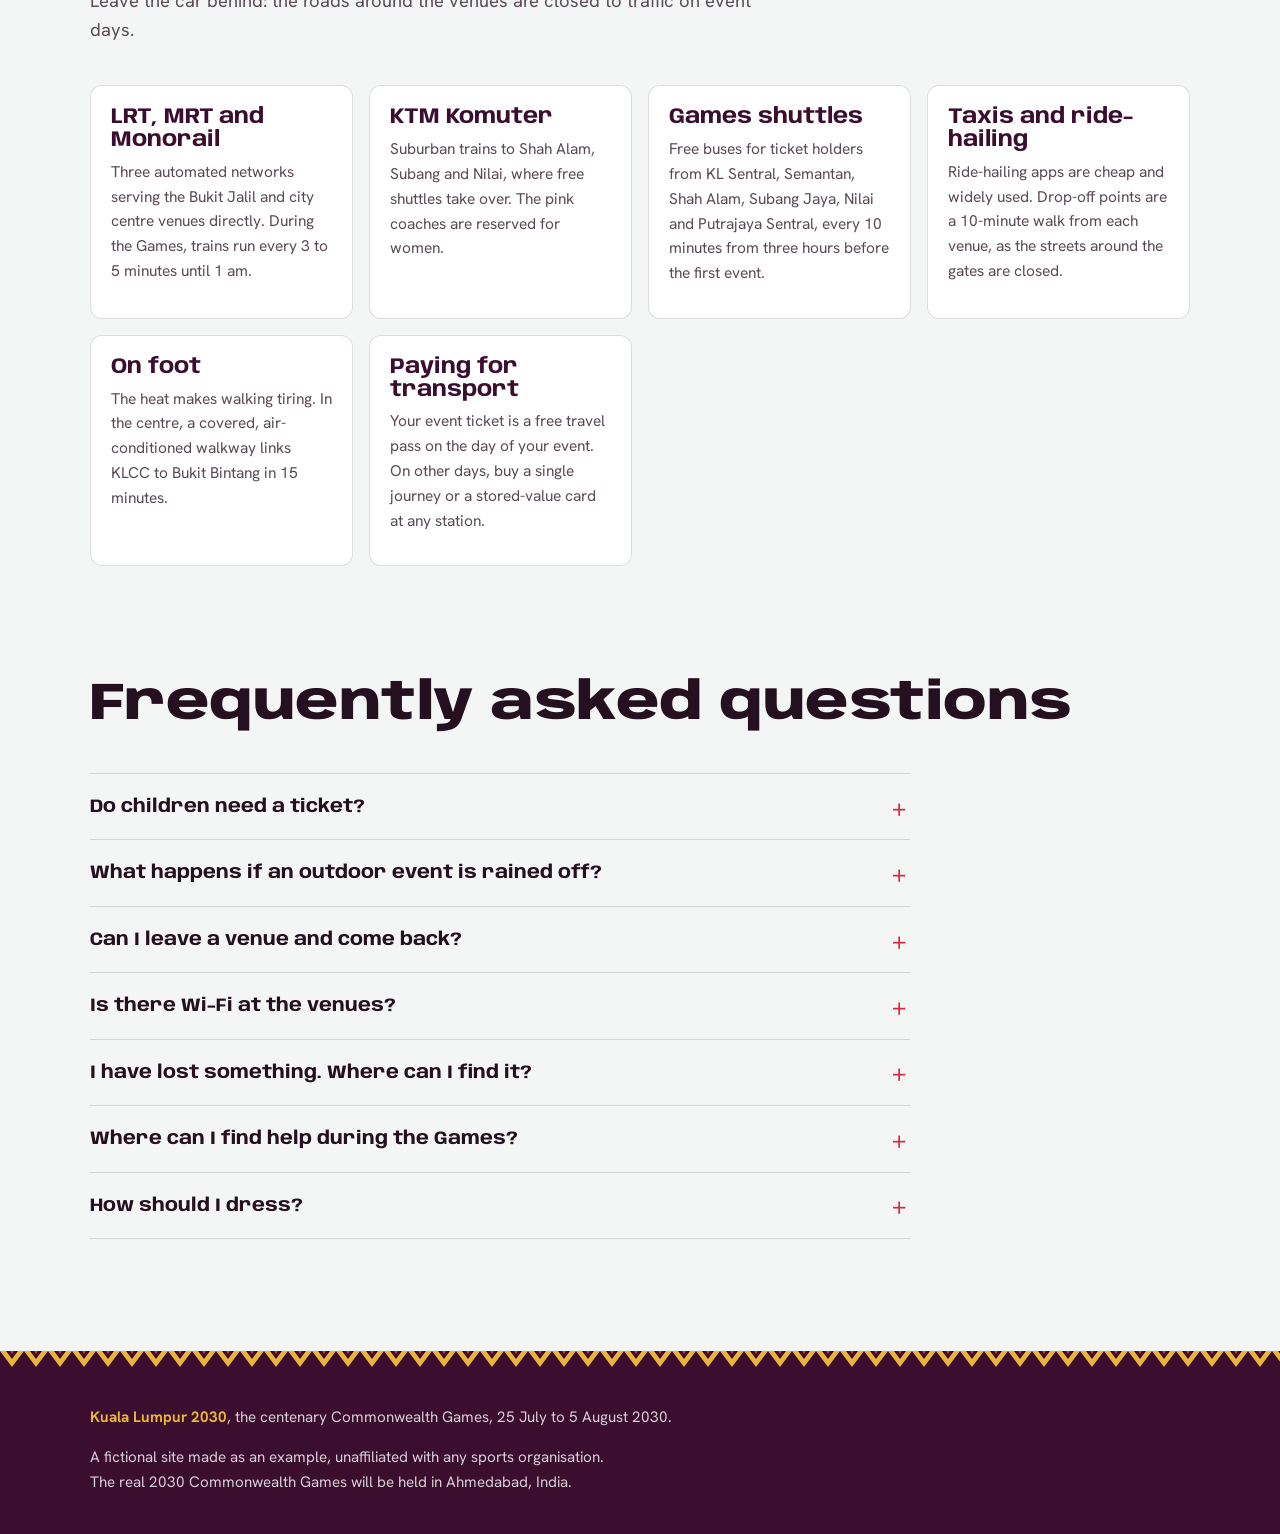
<file: visitor-info.html>
<!doctype html>
<html lang="en">
<head>
  <meta charset="utf-8">
  <meta name="viewport" content="width=device-width, initial-scale=1">
  <title>Visitor info — Kuala Lumpur 2030 (fictional site)</title>
  <meta name="description" content="Practical information for the Kuala Lumpur 2030 Commonwealth Games (fictional site): entry to Malaysia, weather, venue rules, accessibility, getting around and frequently asked questions.">
  <link rel="icon" href="assets/embleme.svg" type="image/svg+xml">
  <link rel="preconnect" href="https://fonts.googleapis.com">
  <link rel="preconnect" href="https://fonts.gstatic.com" crossorigin>
  <link href="https://fonts.googleapis.com/css2?family=Anybody:wdth,wght@50..150,400..900&family=Hanken+Grotesk:ital,wght@0,400;0,700;1,400&display=swap" rel="stylesheet">
  <link rel="stylesheet" href="assets/style.css">
</head>
<body data-page="infos">
  <header class="entete" id="entete"></header>

  <main>
    <section class="page-tete">
      <div class="conteneur">
        <h1>Visitor info</h1>
        <p>Everything you need to know to enjoy the Games: entering Malaysia, coping with the heat, what to bring to the venues and how to get around the city.</p>
        <nav class="actions" aria-label="On this page">
          <a class="bouton bouton-or" href="#voyage">Before you travel</a>
          <a class="bouton bouton-contour" href="#sites">At the venues</a>
          <a class="bouton bouton-contour" href="#faq">FAQ</a>
        </nav>
      </div>
    </section>
    <div class="bande-rebung" aria-hidden="true"></div>

    <section class="section" id="voyage">
      <div class="conteneur">
        <div class="section-tete">
          <h2>Before you travel</h2>
          <p>Entry rules change: check them with official sources for your nationality before you book.</p>
        </div>
        <div class="essentiel">
          <div class="essentiel-fort">
            <p class="essentiel-chiffre">999</p>
            <h3>Emergency number</h3>
            <p>Police, ambulance and fire brigade. From a mobile phone, 112 also works.</p>
          </div>
          <div>
            <h3>Passport and visa</h3>
            <p>Your passport must be valid for at least six months. Citizens of many Commonwealth countries, including the UK, Australia, Canada and New Zealand, need no visa for a short stay.</p>
          </div>
          <div>
            <h3>Digital arrival card</h3>
            <p>Fill in the Malaysia Digital Arrival Card online in the three days before you arrive. It is free: ignore websites that charge for it.</p>
          </div>
          <div>
            <h3>Currency</h3>
            <p>The Malaysian ringgit (RM). Cards are widely accepted and cash machines are everywhere, but small street stalls prefer cash.</p>
          </div>
          <div>
            <h3>Time zone</h3>
            <p>UTC+8 all year round, with no daylight saving time. An 8 pm final in Kuala Lumpur is lunchtime in London.</p>
          </div>
          <div>
            <h3>Language</h3>
            <p>Malay is the official language, and English is spoken almost everywhere. All signs at the venues are in both.</p>
          </div>
        </div>
      </div>
    </section>

    <section class="section" id="meteo" style="padding-top:0">
      <div class="conteneur">
        <div class="section-tete">
          <h2>Weather and health</h2>
          <p>Hot and humid every day, with short, heavy storms in the late afternoon.</p>
        </div>
        <dl class="chiffres">
          <div><dt>average high</dt><dd>32 °C</dd></div>
          <div><dt>average low</dt><dd>24 °C</dd></div>
          <div><dt>humidity</dt><dd>80%</dd></div>
          <div><dt>rainy days in July</dt><dd>12</dd></div>
        </dl>
        <div class="conseils">
          <div>
            <h3>Heat</h3>
            <p>Drink before you are thirsty, wear a hat and sunscreen at outdoor venues, and plan your sightseeing for the morning. First aid points at every venue have cooling areas.</p>
          </div>
          <div>
            <h3>Storms</h3>
            <p>Downpours rarely last more than an hour. Carry a compact umbrella or a poncho; outdoor events are paused when there is lightning nearby.</p>
          </div>
          <div>
            <h3>Water and mosquitoes</h3>
            <p>Drink bottled or filtered water: the venue fountains are filtered. Dengue fever is present in the region, so use insect repellent, especially at dusk.</p>
          </div>
        </div>
      </div>
    </section>

    <section class="section" id="sites" style="padding-top:0">
      <div class="conteneur">
        <div class="section-tete">
          <h2>At the venues</h2>
          <p>Gates open 90 minutes before the first event, and three hours before the ceremonies. There are security checks at every entrance, and no re-entry.</p>
        </div>
        <div class="regles">
          <div class="regles-oui">
            <h3>Allowed</h3>
            <ul>
              <li>One small bag, up to 40 × 30 × 15 cm</li>
              <li>An empty water bottle</li>
              <li>Food in a closed container</li>
              <li>A compact umbrella or a poncho</li>
              <li>Flags up to 2 × 1 m, without a pole</li>
              <li>Cameras and phones, for personal use</li>
            </ul>
          </div>
          <div class="regles-non">
            <h3>Not allowed</h3>
            <ul>
              <li>Suitcases and large bags: use the lockers at KL Sentral or Bukit Jalil station</li>
              <li>Glass, cans and alcohol</li>
              <li>Smoking and vaping, including outdoors</li>
              <li>Drones, laser pointers and air horns</li>
              <li>Selfie sticks and tripods</li>
              <li>Banners with political or offensive messages</li>
            </ul>
          </div>
        </div>
      </div>
    </section>

    <section class="section bandeau-vert" id="accessibilite">
      <div class="conteneur">
        <div>
          <h2>Accessibility</h2>
          <p>Every venue has wheelchair spaces with a seat for a companion, and companion tickets are free. Book them when you buy your own ticket.</p>
          <p>Step-free routes from the nearest station to the gates are signposted in purple. At Bukit Jalil, electric buggies run between the station and the five venues.</p>
          <p>Assistance dogs are welcome at all venues, and water bowls are available at the information desks.</p>
        </div>
        <div>
          <h3>Services</h3>
          <dl class="mots">
            <div><dt>Quiet rooms</dt><dd>National Stadium, Axiata Arena and Convention Centre</dd></div>
            <div><dt>Audio description</dt><dd>Ceremonies and athletics finals, on the official app</dd></div>
            <div><dt>Hearing loops</dt><dd>At every information desk</dd></div>
            <div><dt>Sign language</dt><dd>Malaysian Sign Language at the ceremonies</dd></div>
          </dl>
        </div>
      </div>
    </section>

    <section class="section" id="transports">
      <div class="conteneur">
        <div class="section-tete">
          <h2>Getting around</h2>
          <p>Leave the car behind: the roads around the venues are closed to traffic on event days.</p>
        </div>
        <ul class="plats">
          <li>
            <h3>LRT, MRT and Monorail</h3>
            <p>Three automated networks serving the Bukit Jalil and city centre venues directly. During the Games, trains run every 3 to 5 minutes until 1 am.</p>
          </li>
          <li>
            <h3>KTM Komuter</h3>
            <p>Suburban trains to Shah Alam, Subang and Nilai, where free shuttles take over. The pink coaches are reserved for women.</p>
          </li>
          <li>
            <h3>Games shuttles</h3>
            <p>Free buses for ticket holders from KL Sentral, Semantan, Shah Alam, Subang Jaya, Nilai and Putrajaya Sentral, every 10 minutes from three hours before the first event.</p>
          </li>
          <li>
            <h3>Taxis and ride-hailing</h3>
            <p>Ride-hailing apps are cheap and widely used. Drop-off points are a 10-minute walk from each venue, as the streets around the gates are closed.</p>
          </li>
          <li>
            <h3>On foot</h3>
            <p>The heat makes walking tiring. In the centre, a covered, air-conditioned walkway links KLCC to Bukit Bintang in 15 minutes.</p>
          </li>
          <li>
            <h3>Paying for transport</h3>
            <p>Your event ticket is a free travel pass on the day of your event. On other days, buy a single journey or a stored-value card at any station.</p>
          </li>
        </ul>
      </div>
    </section>

    <section class="section" id="faq" style="padding-top:0">
      <div class="conteneur">
        <div class="section-tete">
          <h2>Frequently asked questions</h2>
        </div>
        <div class="faq">
          <details>
            <summary>Do children need a ticket?</summary>
            <p>Children under 2 go in free, on an adult's lap. Older children need their own ticket, at half price up to the age of 16.</p>
          </details>
          <details>
            <summary>What happens if an outdoor event is rained off?</summary>
            <p>Events continue in light rain and are paused in a thunderstorm. If a session is cancelled and not rescheduled on the same day, your ticket is refunded automatically.</p>
          </details>
          <details>
            <summary>Can I leave a venue and come back?</summary>
            <p>No, leaving is final. The exception is Putrajaya Lake, where the roadside along the courses is free and open to all.</p>
          </details>
          <details>
            <summary>Is there Wi-Fi at the venues?</summary>
            <p>Yes, the free “KL2030 Free” network covers every venue, the food villages and the shuttle stations.</p>
          </details>
          <details>
            <summary>I have lost something. Where can I find it?</summary>
            <p>Go to the venue's information desk on the same day. After 24 hours, items are sent to the central lost property office at KL Sentral, open until 31 August 2030.</p>
          </details>
          <details>
            <summary>Where can I find help during the Games?</summary>
            <p>Look for the Rimau Crew volunteers in purple shirts, at every venue, station and food village. Between them, they speak more than 40 languages.</p>
          </details>
          <details>
            <summary>How should I dress?</summary>
            <p>Light clothes are fine at the venues. To visit a mosque or a temple, cover your shoulders and knees and take off your shoes; the National Mosque lends robes at the entrance.</p>
          </details>
        </div>
      </div>
    </section>
  </main>

  <footer class="pied" id="pied"></footer>

  <script src="assets/commun.js"></script>
</body>
</html>
</file>
<file: assets/style.css>
/* Kuala Lumpur 2030 — site fictif */

:root {
  --songket: #3B0D2E;      /* prune du tissu songket */
  --songket-2: #521640;
  --emas: #E8B53A;         /* fil d'or */
  --emas-texte: #85600A;   /* or lisible sur fond clair */
  --bunga: #D42A45;        /* bunga raya, l'hibiscus */
  --hutan: #0F5B4E;        /* forêt tropicale */
  --kapur: #F3F6F4;
  --blanc: #FFFFFF;
  --dakwat: #24101F;
  --dakwat-2: #5A4A55;
  --trait: rgba(36, 16, 31, 0.14);

  --display: "Anybody", system-ui, sans-serif;
  --texte: "Hanken Grotesk", system-ui, sans-serif;
  --largeur: 1180px;
  --marge: clamp(16px, 4vw, 40px);

  --motif-songket: url("data:image/svg+xml,%3Csvg xmlns='http://www.w3.org/2000/svg' width='32' height='32' viewBox='0 0 32 32'%3E%3Crect width='32' height='32' fill='%23E8B53A'/%3E%3Cpath d='M16 3 L29 16 L16 29 L3 16Z' fill='none' stroke='%233B0D2E' stroke-width='1.4'/%3E%3Cpath d='M16 11 L21 16 L16 21 L11 16Z' fill='%23D42A45'/%3E%3Cpath d='M0 0 L3 3 M32 0 L29 3 M0 32 L3 29 M32 32 L29 29' stroke='%233B0D2E' stroke-width='1.4'/%3E%3C/svg%3E");
  --motif-rebung: url("data:image/svg+xml,%3Csvg xmlns='http://www.w3.org/2000/svg' width='24' height='18' viewBox='0 0 24 18'%3E%3Crect width='24' height='18' fill='%233B0D2E'/%3E%3Cpath d='M0 18 L12 2 L24 18Z' fill='%23E8B53A'/%3E%3Cpath d='M6 18 L12 10 L18 18Z' fill='%233B0D2E'/%3E%3Cpath d='M10 18 L12 15 L14 18Z' fill='%23D42A45'/%3E%3C/svg%3E");
}

*, *::before, *::after { box-sizing: border-box; }

html { scroll-behavior: smooth; }
@media (prefers-reduced-motion: reduce) {
  html { scroll-behavior: auto; }
  *, *::before, *::after { animation: none !important; transition: none !important; }
}

body {
  margin: 0;
  background: var(--kapur);
  color: var(--dakwat);
  font-family: var(--texte);
  font-size: 1.0625rem;
  line-height: 1.6;
  overflow-x: hidden;
}

img, svg { display: block; max-width: 100%; }
a { color: inherit; }
:focus-visible { outline: 3px solid var(--emas); outline-offset: 3px; border-radius: 2px; }

.sr-only {
  position: absolute; width: 1px; height: 1px; overflow: hidden;
  clip: rect(0 0 0 0); white-space: nowrap;
}

.conteneur { width: 100%; max-width: var(--largeur); margin: 0 auto; padding: 0 var(--marge); }

h1, h2, h3 { font-family: var(--display); line-height: 1.05; margin: 0; }
h2 {
  font-size: clamp(2rem, 4.5vw, 3.25rem);
  font-weight: 800;
  font-variation-settings: "wdth" 120;
  letter-spacing: -0.01em;
}
h3 { font-size: 1.35rem; font-weight: 700; font-variation-settings: "wdth" 105; }
p { margin: 0 0 1em; max-width: 68ch; }

/* ---------- En-tête ---------- */

.entete {
  position: sticky; top: 0; z-index: 1000;
  background: var(--songket);
  color: var(--blanc);
  border-bottom: 1px solid rgba(232, 181, 58, 0.25);
}
.entete .conteneur {
  display: flex; align-items: center; gap: 24px;
  min-height: 64px;
}
.marque {
  display: flex; align-items: center; gap: 10px;
  text-decoration: none; flex-shrink: 0;
  font-family: var(--display); font-weight: 800; font-size: 1.15rem;
  font-variation-settings: "wdth" 130;
}
.marque svg { width: 34px; height: 34px; }

.nav { display: flex; gap: 4px; overflow-x: auto; margin-left: auto; scrollbar-width: none; }
.nav::-webkit-scrollbar { display: none; }
.nav a, .nav span {
  white-space: nowrap; padding: 8px 12px; border-radius: 6px;
  font-size: 0.95rem; text-decoration: none;
}
.nav a:hover { background: var(--songket-2); }
.nav a[aria-current="page"] { color: var(--emas); box-shadow: inset 0 -2px 0 var(--emas); border-radius: 0; }
.nav span { color: rgba(255, 255, 255, 0.45); cursor: default; }
.nav span small { font-size: 0.72rem; margin-left: 4px; }

/* ---------- Bandes de motif ---------- */

.bande-rebung {
  height: 18px;
  background: var(--motif-rebung) repeat-x;
  background-size: 24px 18px;
}
.bande-rebung.inverse { transform: scaleY(-1); }

/* ---------- Héros d'accueil ---------- */

.heros {
  background: var(--songket);
  color: var(--blanc);
  padding: clamp(40px, 7vw, 88px) 0 clamp(48px, 7vw, 80px);
  position: relative;
  overflow: hidden;
}
.heros .conteneur {
  display: grid;
  grid-template-columns: minmax(0, 1.35fr) minmax(0, 1fr);
  gap: clamp(24px, 5vw, 64px);
  align-items: center;
}
.heros h1 {
  display: flex; flex-direction: column;
  font-weight: 900;
  line-height: 0.8;
  margin-bottom: 32px;
}
.heros h1 span { display: block; color: var(--emas); }
.h1-kl { font-size: clamp(7rem, 24vw, 17rem); font-variation-settings: "wdth" 150; letter-spacing: -0.02em; }
.h1-an { font-size: clamp(5.2rem, 17.5vw, 12.4rem); font-variation-settings: "wdth" 62; letter-spacing: 0.01em; }
@supports ((-webkit-background-clip: text) or (background-clip: text)) {
  .heros h1 span {
    color: transparent;
    background: var(--motif-songket);
    background-size: 36px 36px;
    -webkit-background-clip: text;
    background-clip: text;
    animation: tissage 40s linear infinite;
  }
}
@keyframes tissage { to { background-position: 360px 0; } }

.heros-texte { font-size: 1.2rem; max-width: 34ch; color: rgba(255, 255, 255, 0.9); }
.heros-dates {
  font-family: var(--display); font-weight: 700; font-size: 1.35rem;
  font-variation-settings: "wdth" 110; color: var(--blanc); margin-bottom: 6px;
}
.compte {
  color: var(--emas); font-size: 1.05rem; margin-bottom: 28px;
  font-variant-numeric: tabular-nums;
}
.actions { display: flex; flex-wrap: wrap; gap: 12px; }

.bouton {
  display: inline-flex; align-items: center; gap: 8px;
  padding: 13px 22px; border-radius: 999px;
  font-weight: 700; text-decoration: none; font-size: 1rem;
  border: 2px solid transparent; cursor: pointer; font-family: inherit;
}
.bouton-or { background: var(--emas); color: var(--songket); }
.bouton-or:hover { background: #F2C653; }
.bouton-contour { border-color: rgba(255, 255, 255, 0.5); color: var(--blanc); background: transparent; }
.bouton-contour:hover { border-color: var(--blanc); }

.embleme-grand { width: min(100%, 420px); justify-self: center; }

.heros-auteurs {
  border-left: 3px solid var(--emas); padding-left: 14px; margin-bottom: 28px;
  color: rgba(255, 255, 255, 0.8);
}
.heros-auteurs strong { color: var(--blanc); }

/* Slogan en bas de l'accueil */
.slogan { text-align: center; }
.slogan-texte {
  font-family: var(--display); font-weight: 900; line-height: 0.95; margin: 0 auto 20px; max-width: none;
  font-size: clamp(2rem, 6.5vw, 4.4rem); font-variation-settings: "wdth" 110; color: var(--songket);
}
.slogan-texte span { color: var(--bunga); }
.slogan-local { margin: 0 auto; color: var(--emas-texte); font-size: 1.15rem; font-style: italic; max-width: none; }

/* ---------- Sections ---------- */

.section { padding: clamp(56px, 9vw, 112px) 0; }
.section-tete { margin-bottom: 40px; }
.section-tete p { color: var(--dakwat-2); font-size: 1.15rem; margin-top: 14px; }

/* Frise du centenaire : une vraie chronologie */
.frise {
  list-style: none; margin: 0; padding: 0;
  display: grid; grid-template-columns: repeat(3, minmax(0, 1fr));
  position: relative;
}
.frise::before {
  content: ""; position: absolute; left: 0; right: 0; top: 30px;
  height: 3px; background: var(--songket);
}
.frise li { position: relative; padding: 0 24px 0 0; }
.frise-annee {
  display: inline-block; position: relative;
  font-family: var(--display); font-weight: 900; font-size: 2.6rem; line-height: 1;
  font-variation-settings: "wdth" 70;
  background: var(--kapur); padding-right: 14px; color: var(--songket);
}
.frise li:last-child .frise-annee { color: var(--bunga); }
.frise-lieu { font-weight: 700; margin: 16px 0 6px; }
.frise p { color: var(--dakwat-2); }

/* Chiffres */
.chiffres {
  display: grid; grid-template-columns: repeat(4, minmax(0, 1fr));
  border-top: 1px solid var(--trait); border-bottom: 1px solid var(--trait);
  margin: 0;
}
.chiffres div { padding: 28px 20px 28px 0; }
.chiffres dt { color: var(--dakwat-2); }
.chiffres dd {
  margin: auto 0 0; font-family: var(--display); font-weight: 800;
  font-size: clamp(2.4rem, 5vw, 3.6rem); line-height: 1; color: var(--hutan);
  font-variation-settings: "wdth" 80;
}
.chiffres div { display: flex; flex-direction: column; gap: 6px; }

/* Sports */
.sports { display: flex; flex-wrap: wrap; gap: 10px; list-style: none; padding: 0; margin: 0; }
.sports a {
  display: inline-block; padding: 9px 16px; border-radius: 999px;
  background: var(--blanc); border: 1px solid var(--trait);
  text-decoration: none; font-weight: 700;
}
.sports a:hover { border-color: var(--songket); }
.sports .demo a { background: var(--songket); color: var(--emas); border-color: var(--songket); }
.sports .demo small { font-weight: 400; color: rgba(255, 255, 255, 0.75); margin-left: 6px; }

/* Pôles */
.poles { display: grid; grid-template-columns: repeat(3, minmax(0, 1fr)); gap: clamp(20px, 3vw, 40px); }
.pole { border-left: 6px solid var(--couleur-pole); padding: 4px 0 4px 20px; }
.pole h3 { margin-bottom: 4px; }
.pole-nombre { color: var(--dakwat-2); font-size: 0.95rem; margin-bottom: 10px; }
.lien-fort {
  display: inline-block; margin-top: 36px; font-weight: 700; font-size: 1.1rem;
  color: var(--songket); text-decoration-color: var(--emas); text-decoration-thickness: 3px;
  text-underline-offset: 6px;
}

/* Mascotte */
.mascotte { background: var(--hutan); color: var(--blanc); }
.mascotte .conteneur {
  display: grid; grid-template-columns: minmax(0, 280px) minmax(0, 1fr);
  gap: clamp(24px, 5vw, 72px); align-items: center;
}
.mascotte p { color: rgba(255, 255, 255, 0.88); }
.mascotte h2 { margin-bottom: 18px; color: var(--emas); }

/* ---------- Pied de page ---------- */

.pied { background: var(--songket); color: rgba(255, 255, 255, 0.8); font-size: 0.95rem; }
.pied .conteneur { padding-top: 36px; padding-bottom: 40px; display: flex; flex-wrap: wrap; gap: 16px 48px; justify-content: space-between; }
.pied strong { color: var(--emas); }
.pied p { margin: 0; }

/* ---------- Page des sites ---------- */

.page-tete { background: var(--songket); color: var(--blanc); padding: clamp(36px, 6vw, 64px) 0 clamp(32px, 5vw, 48px); }
.page-tete h1 {
  font-size: clamp(2.8rem, 8vw, 5.5rem); font-weight: 900;
  font-variation-settings: "wdth" 130; color: var(--emas); margin-bottom: 16px;
}
.page-tete p { color: rgba(255, 255, 255, 0.88); font-size: 1.15rem; }

.filtres {
  display: flex; flex-wrap: wrap; align-items: center; gap: 12px 24px;
  padding: 20px 0; border-bottom: 1px solid var(--trait);
}
.filtres fieldset { border: 0; margin: 0; padding: 0; display: flex; flex-wrap: wrap; gap: 8px; }
.filtres legend { font-weight: 700; margin-bottom: 8px; width: 100%; }
.puce {
  font: inherit; font-size: 0.95rem; padding: 7px 14px; border-radius: 999px;
  background: var(--blanc); border: 1px solid var(--trait); cursor: pointer; color: var(--dakwat);
  display: inline-flex; align-items: center; gap: 8px;
}
.puce::before { content: ""; width: 10px; height: 10px; border-radius: 50%; background: var(--couleur-pole, transparent); }
.puce[data-pole="tous"]::before { display: none; }
.puce[aria-pressed="true"] { background: var(--songket); color: var(--blanc); border-color: var(--songket); }
.filtres label { font-weight: 700; display: flex; flex-direction: column; gap: 8px; }
.filtres select {
  font: inherit; font-weight: 400; padding: 8px 12px; border-radius: 8px;
  border: 1px solid var(--trait); background: var(--blanc); min-width: 200px;
}
.filtres-bloc { display: flex; flex-direction: column; }
.resultat { color: var(--dakwat-2); margin-left: auto; align-self: flex-end; }

.sites-corps {
  display: grid; grid-template-columns: minmax(0, 1fr) minmax(0, 1.1fr);
  gap: 32px; align-items: start; padding-top: 28px; padding-bottom: 80px;
}
.carte-cadre { position: sticky; top: 84px; height: calc(100vh - 104px); min-height: 420px; }
#carte { width: 100%; height: 100%; border-radius: 12px; border: 1px solid var(--trait); }

.liste-sites { list-style: none; margin: 0; padding: 0; display: flex; flex-direction: column; gap: 0; }
.fiche {
  padding: 24px 0 24px 22px; border-left: 5px solid var(--couleur-pole);
  border-bottom: 1px solid var(--trait); scroll-margin-top: 90px;
  transition: background-color 0.4s;
}
.fiche.actif { background: rgba(232, 181, 58, 0.16); }
.fiche-local { font-style: italic; color: var(--dakwat-2); margin: 2px 0 12px; }
.fiche-sports { display: flex; flex-wrap: wrap; gap: 6px; margin: 0 0 14px; padding: 0; list-style: none; }
.fiche-sports li {
  font-size: 0.85rem; font-weight: 700; padding: 3px 10px; border-radius: 999px;
  background: var(--blanc); border: 1px solid var(--trait);
}
.fiche dl { display: grid; grid-template-columns: max-content minmax(0, 1fr); gap: 4px 16px; margin: 0 0 12px; font-size: 0.97rem; }
.fiche dt { font-weight: 700; }
.fiche dd { margin: 0; }
.fiche p { color: var(--dakwat-2); margin-bottom: 10px; }
.voir-carte {
  font: inherit; font-weight: 700; font-size: 0.95rem; background: none; border: 0; padding: 0;
  color: var(--songket); text-decoration: underline; text-decoration-color: var(--emas);
  text-decoration-thickness: 2px; text-underline-offset: 4px; cursor: pointer;
}
.vide { padding: 40px 0; color: var(--dakwat-2); }

/* Marqueurs de carte */
.repere {
  width: 22px; height: 22px; border-radius: 50%;
  background: var(--couleur-pole); border: 3px solid var(--blanc);
  box-shadow: 0 1px 4px rgba(36, 16, 31, 0.45);
}
.leaflet-popup-content { font-family: var(--texte); font-size: 0.95rem; }
.leaflet-popup-content strong { display: block; font-size: 1rem; margin-bottom: 2px; }
.leaflet-popup-content button {
  font: inherit; margin-top: 6px; background: none; border: 0; padding: 0; cursor: pointer;
  color: var(--songket); font-weight: 700; text-decoration: underline;
}

.fiche:target { background: rgba(232, 181, 58, 0.16); }

/* ---------- Page restauration ---------- */

.page-tete .actions { margin-top: 28px; }

.essentiel { display: grid; grid-template-columns: repeat(3, minmax(0, 1fr)); gap: 32px 40px; }
.essentiel > div { border-top: 3px solid var(--songket); padding-top: 16px; }
.essentiel h3 { margin-bottom: 8px; }
.essentiel p { color: var(--dakwat-2); margin: 0; }
.essentiel-fort { border-top-color: var(--emas) !important; }
.essentiel .essentiel-chiffre {
  font-family: var(--display); font-weight: 800; font-size: clamp(2.4rem, 5vw, 3.6rem);
  line-height: 1; color: var(--hutan); font-variation-settings: "wdth" 80; margin-bottom: 10px;
}

.case { flex-direction: row !important; align-items: center; align-self: flex-end; gap: 8px !important; cursor: pointer; padding-bottom: 8px; }
.case input { width: 18px; height: 18px; accent-color: var(--songket); margin: 0; }

.liste-stands {
  list-style: none; margin: 0; padding: 0;
  display: grid; grid-template-columns: repeat(2, minmax(0, 1fr)); gap: 0 40px;
}
.stand {
  padding: 24px 0 24px 22px; border-left: 5px solid var(--couleur-pole);
  border-bottom: 1px solid var(--trait); scroll-margin-top: 90px;
}
.stand:target { background: rgba(232, 181, 58, 0.16); }
.stand p { margin-bottom: 10px; }
.stand-lieu { color: var(--dakwat-2); font-size: 0.97rem; margin-top: 4px; }
.stand-lieu a { font-weight: 700; color: var(--songket); text-decoration-color: var(--emas); text-decoration-thickness: 2px; text-underline-offset: 3px; }
.stand-prix { font-weight: 700; }
.liste-stands .vide { grid-column: 1 / -1; }

.badges { display: flex; flex-wrap: wrap; gap: 6px; margin: 0; padding: 0; list-style: none; }
.badges li { font-size: 0.85rem; font-weight: 700; padding: 3px 10px; border-radius: 999px; }
.badge-vert { background: rgba(15, 91, 78, 0.12); color: var(--hutan); }
.badge-rouge { background: rgba(212, 42, 69, 0.12); color: #A8152F; }
.badge-or { background: rgba(232, 181, 58, 0.22); color: var(--emas-texte); }

.plats {
  list-style: none; margin: 0; padding: 0;
  display: grid; grid-template-columns: repeat(auto-fill, minmax(260px, 1fr)); gap: 16px;
}
.plats > li {
  background: var(--blanc); border: 1px solid var(--trait); border-radius: 12px;
  padding: 20px 20px 18px; display: flex; flex-direction: column;
}
.plats h3 { margin-bottom: 8px; color: var(--songket); }
.plats p { color: var(--dakwat-2); font-size: 0.97rem; flex: 1; margin-bottom: 14px; }

.bandeau-vert { background: var(--hutan); color: var(--blanc); }
.bandeau-vert .conteneur {
  display: grid; grid-template-columns: minmax(0, 1.2fr) minmax(0, 1fr);
  gap: clamp(32px, 5vw, 72px); align-items: start;
}
.bandeau-vert h2 { color: var(--emas); margin-bottom: 24px; }
.bandeau-vert h3 { color: var(--emas); margin-bottom: 16px; }
.bandeau-vert p { color: rgba(255, 255, 255, 0.88); }
.bandeau-vert strong { color: var(--blanc); }
.mots { margin: 0; display: grid; grid-template-columns: repeat(2, minmax(0, 1fr)); gap: 0 24px; }
.mots div { padding: 12px 0; border-bottom: 1px solid rgba(255, 255, 255, 0.18); }
.mots dt { font-family: var(--display); font-weight: 700; font-size: 1.15rem; font-variation-settings: "wdth" 110; }
.mots dd { margin: 2px 0 0; color: rgba(255, 255, 255, 0.75); }

.quartiers {
  list-style: none; margin: 0; padding: 0;
  display: grid; grid-template-columns: repeat(4, minmax(0, 1fr)); gap: clamp(20px, 3vw, 40px);
}
.quartiers li { border-left: 6px solid var(--bunga); padding: 4px 0 4px 20px; }
.quartiers p { color: var(--dakwat-2); }
.quartiers .quartier-acces { color: var(--dakwat); font-weight: 700; font-size: 0.95rem; margin: 0; }

/* ---------- Page hébergement ---------- */

.repere-quartier {
  width: 18px; height: 18px; margin: 2px;
  background: var(--songket); border: 3px solid var(--emas);
  transform: rotate(45deg);
  box-shadow: 0 1px 4px rgba(36, 16, 31, 0.45);
}
.repere-site {
  width: 12px; height: 12px; border-radius: 50%;
  background: var(--couleur-pole); border: 2px solid var(--blanc);
  box-shadow: 0 1px 3px rgba(36, 16, 31, 0.35);
}
.plats .stand-prix { flex: 0; margin: 0; color: var(--dakwat); }

/* ---------- Page infos pratiques ---------- */

.conseils { display: grid; grid-template-columns: repeat(3, minmax(0, 1fr)); gap: 32px 40px; margin-top: 40px; }
.conseils h3 { margin-bottom: 8px; }
.conseils p { color: var(--dakwat-2); margin: 0; }

.regles { display: grid; grid-template-columns: repeat(2, minmax(0, 1fr)); gap: 24px; }
.regles > div { background: var(--blanc); border: 1px solid var(--trait); border-radius: 12px; padding: 24px; }
.regles h3 { margin-bottom: 14px; }
.regles ul { list-style: none; margin: 0; padding: 0; }
.regles li { position: relative; padding: 9px 0 9px 32px; border-top: 1px solid var(--trait); }
.regles li::before {
  position: absolute; left: 0; top: 9px;
  width: 22px; height: 22px; border-radius: 50%;
  display: grid; place-items: center; font-weight: 700; font-size: 0.8rem; line-height: 1;
}
.regles-oui h3 { color: var(--hutan); }
.regles-oui li::before { content: "✓"; background: rgba(15, 91, 78, 0.12); color: var(--hutan); }
.regles-non h3 { color: #A8152F; }
.regles-non li::before { content: "✕"; background: rgba(212, 42, 69, 0.12); color: #A8152F; }

.faq { max-width: 820px; border-top: 1px solid var(--trait); }
.faq details { border-bottom: 1px solid var(--trait); }
.faq summary {
  cursor: pointer; list-style: none; padding: 18px 40px 18px 0; position: relative;
  font-family: var(--display); font-weight: 700; font-size: 1.15rem; font-variation-settings: "wdth" 105;
}
.faq summary::-webkit-details-marker { display: none; }
.faq summary::after {
  content: "+"; position: absolute; right: 4px; top: 50%; transform: translateY(-50%);
  font-family: var(--texte); font-size: 1.6rem; font-weight: 400; color: var(--bunga);
}
.faq details[open] summary::after { content: "–"; }
.faq details p { color: var(--dakwat-2); margin: 0 0 20px; }

/* ---------- Page programme ---------- */

.choix-jours { display: flex; gap: 8px; overflow-x: auto; padding: 2px 2px 6px; }
.jour-bouton {
  font: inherit; color: var(--dakwat); cursor: pointer; flex: 1 0 64px;
  display: flex; flex-direction: column; align-items: center; line-height: 1.2;
  padding: 10px 6px; border-radius: 12px; border: 1px solid var(--trait); background: var(--blanc);
}
.jour-bouton span { font-size: 0.8rem; color: var(--dakwat-2); }
.jour-bouton strong { font-family: var(--display); font-size: 1.6rem; font-weight: 800; font-variation-settings: "wdth" 80; }
.jour-bouton:hover { border-color: var(--songket); }
.jour-bouton[aria-pressed="true"] { background: var(--songket); border-color: var(--songket); color: var(--emas); }
.jour-bouton[aria-pressed="true"] span { color: rgba(255, 255, 255, 0.8); }

.jour-vue {
  display: grid; grid-template-columns: minmax(0, 1fr) minmax(0, 1.3fr);
  gap: clamp(24px, 4vw, 56px); margin-top: 32px; align-items: start;
}
.jour-date {
  font-family: var(--display); font-weight: 800; font-size: clamp(1.8rem, 3.5vw, 2.6rem); line-height: 1.05;
  font-variation-settings: "wdth" 110; color: var(--songket); margin-bottom: 6px;
}
.jour-numero { color: var(--bunga); font-weight: 700; margin-bottom: 18px; }
.jour-fort { font-size: 1.15rem; }
.jour-compte { color: var(--dakwat-2); }
.jour-sports { list-style: none; margin: 0; padding: 0; border-top: 1px solid var(--trait); }
.jour-sports li {
  display: grid; grid-template-columns: minmax(0, 1fr) auto; column-gap: 16px;
  padding: 12px 0; border-bottom: 1px solid var(--trait);
}
.jour-sports a { font-weight: 700; color: var(--songket); text-decoration-color: var(--emas); text-decoration-thickness: 2px; text-underline-offset: 3px; }
.jour-sports span { grid-column: 1; color: var(--dakwat-2); font-size: 0.95rem; }
.jour-sports em {
  grid-column: 2; grid-row: 1 / span 2; align-self: center; font-style: normal;
  font-size: 0.85rem; font-weight: 700; padding: 3px 10px; border-radius: 999px;
  background: rgba(232, 181, 58, 0.22); color: var(--emas-texte);
}
.jour-sports .jour-ceremonie { background: var(--songket); border-radius: 10px; border: 0; padding: 14px 16px; margin: 8px 0; }
.jour-ceremonie strong { color: var(--emas); font-family: var(--display); font-size: 1.15rem; }
.jour-sports .jour-ceremonie span { color: rgba(255, 255, 255, 0.8); }

.grille-cadre { overflow-x: auto; border: 1px solid var(--trait); border-radius: 12px; background: var(--blanc); }
.grille { border-collapse: collapse; width: 100%; min-width: 780px; font-size: 0.95rem; }
.grille th, .grille td { border-bottom: 1px solid var(--trait); text-align: center; padding: 0; height: 40px; }
.grille tbody tr:last-child > * { border-bottom: 0; }
.grille .mois th, .grille .mois td { border-bottom: 0; height: auto; }
.grille .mois th {
  text-align: left; padding: 12px 8px 0; font-family: var(--display); font-weight: 700; color: var(--songket);
  border-left: 1px solid var(--trait);
}
.grille thead th { font-weight: 400; }
.grille thead button {
  font: inherit; font-size: 0.8rem; color: var(--dakwat-2); background: none; border: 0; cursor: pointer;
  width: 100%; padding: 6px 2px 8px; display: flex; flex-direction: column; align-items: center; line-height: 1.2;
}
.grille thead button strong { font-family: var(--display); font-size: 1.15rem; color: var(--dakwat); }
.grille thead button:hover strong { color: var(--bunga); }
.grille th[scope="row"] {
  position: sticky; left: 0; z-index: 1; background: var(--blanc);
  text-align: left; padding: 8px 16px; white-space: nowrap; font-weight: 700;
}
.grille th[scope="row"] a { text-decoration: none; }
.grille th[scope="row"] a:hover { text-decoration: underline; text-decoration-color: var(--emas); }
.grille th[scope="row"] small { font-weight: 400; color: var(--dakwat-2); margin-left: 6px; }
.grille .ligne-ceremonies th { color: var(--bunga); }
.grille .choisi { background: rgba(232, 181, 58, 0.18); }

.pastille-seance::before, .pastille-finale::before, .pastille-ceremonie::before {
  content: ""; display: inline-block; vertical-align: middle;
}
.pastille-seance::before { width: 10px; height: 10px; border-radius: 50%; background: var(--hutan); }
.pastille-finale::before { width: 18px; height: 18px; border-radius: 50%; background: var(--emas); box-shadow: inset 0 0 0 2px var(--emas-texte); }
.pastille-ceremonie::before { width: 14px; height: 14px; background: var(--bunga); transform: rotate(45deg); }
.legende { display: flex; flex-wrap: wrap; gap: 8px 28px; list-style: none; margin: 16px 0 0; padding: 0; color: var(--dakwat-2); font-size: 0.95rem; }
.legende li { display: flex; align-items: center; gap: 10px; }
.legende span { display: inline-flex; width: 18px; justify-content: center; }

/* ---------- Mobile ---------- */

@media (max-width: 900px) {
  .heros .conteneur { grid-template-columns: 1fr; }
  .embleme-grand { width: 200px; justify-self: start; grid-row: 1; }
  .frise { grid-template-columns: 1fr; gap: 28px; }
  .frise::before { top: 0; bottom: 0; left: 0; right: auto; width: 3px; height: auto; }
  .frise li { padding-left: 24px; }
  .frise-annee { padding: 0; }
  .chiffres { grid-template-columns: repeat(2, minmax(0, 1fr)); }
  .poles { grid-template-columns: 1fr; }
  .mascotte .conteneur { grid-template-columns: 1fr; }
  .mascotte svg { width: 180px; }
  .sites-corps { grid-template-columns: 1fr; }
  .carte-cadre { position: relative; top: 0; height: 55vh; min-height: 320px; order: -1; }
  .resultat { margin-left: 0; }
  .essentiel { grid-template-columns: repeat(2, minmax(0, 1fr)); }
  .liste-stands { grid-template-columns: 1fr; }
  .bandeau-vert .conteneur { grid-template-columns: 1fr; }
  .quartiers { grid-template-columns: repeat(2, minmax(0, 1fr)); }
  .conseils, .regles { grid-template-columns: 1fr; }
  .jour-vue { grid-template-columns: 1fr; }
}
@media (max-width: 600px) {
  .essentiel, .quartiers, .mots { grid-template-columns: 1fr; }
}
@media (max-width: 560px) {
  .marque span { display: none; }
  .entete .conteneur { gap: 12px; }
}
</file>
